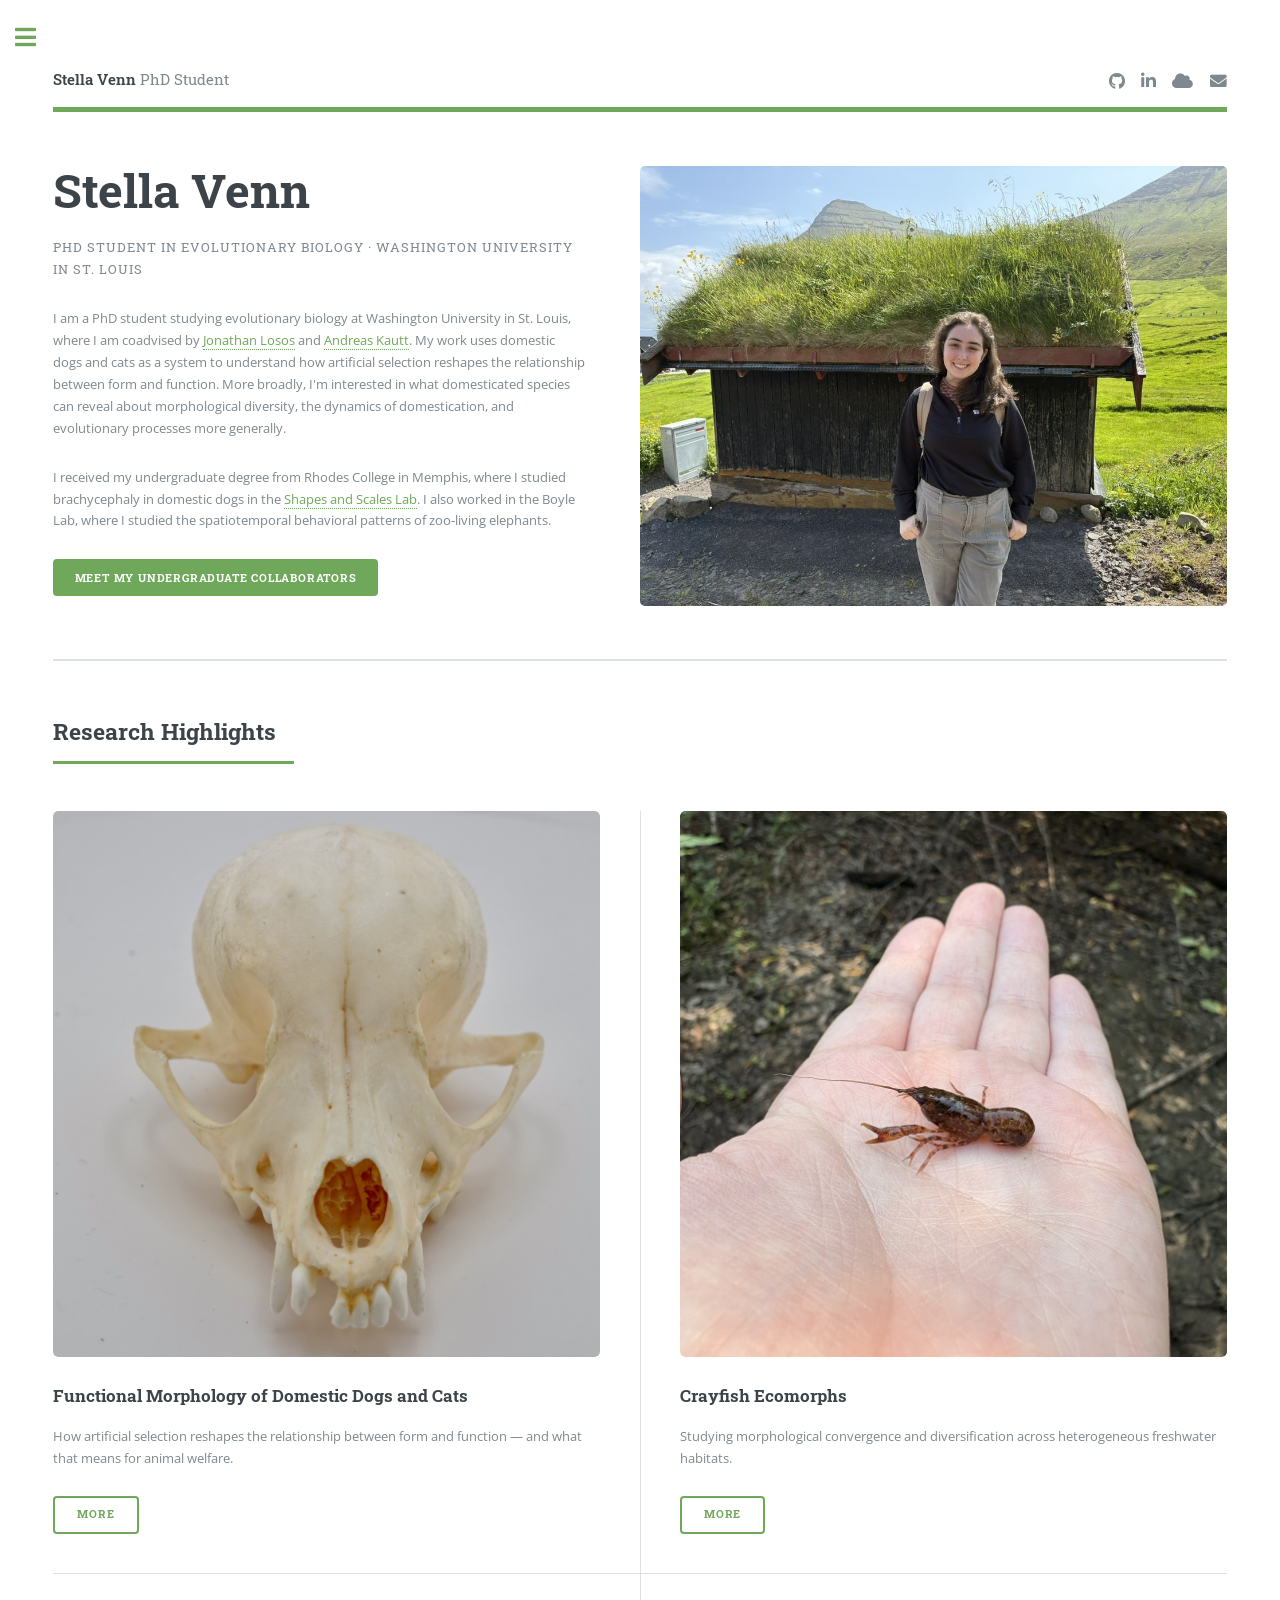
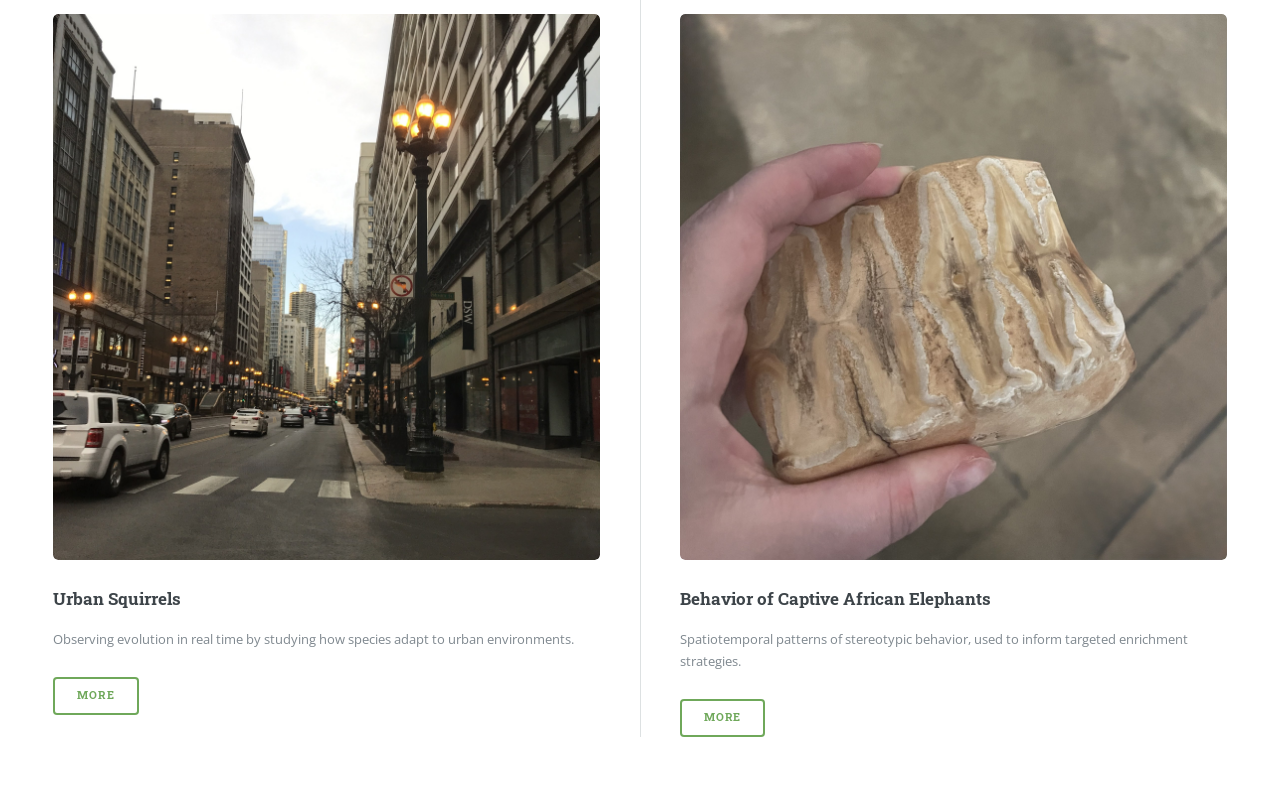
<file: index.html>
<!DOCTYPE HTML>
<!--
	Personal website of Stella Venn
	Design: Editorial by HTML5 UP (html5up.net | @ajlkn)
-->
<html lang="en">
	<head>
		<meta charset="utf-8" />
		<meta name="viewport" content="width=device-width, initial-scale=1, user-scalable=no" />
		<link rel="icon" type="image/png" href="assets/icons/favicon.png">
		<meta name="robots" content="noimageindex">

		<title>Stella Venn — Evolutionary Biologist</title>
		<meta name="description" content="Personal academic website of Stella Venn, PhD student in evolutionary biology at Washington University in St. Louis.">
		<link rel="canonical" href="https://stella-venn.github.io/">

		<meta property="og:title" content="Stella Venn — Evolutionary Biologist">
		<meta property="og:description" content="PhD Student in Evolutionary Biology.">
		<meta property="og:type" content="website">
		<meta property="og:url" content="https://stella-venn.github.io/">

		<script type="application/ld+json">
		{
			"@context": "https://schema.org",
			"@type": "Person",
			"name": "Stella Venn",
			"jobTitle": "PhD Student",
			"affiliation": {
				"@type": "CollegeOrUniversity",
				"name": "Washington University in St. Louis"
			},
			"url": "https://stella-venn.github.io/",
			"sameAs": [
				"https://orcid.org/0009-0009-3443-4919",
				"https://github.com/Stella-Venn",
				"https://bsky.app/profile/formallyfuctional.bsky.social"
			]
		}
		</script>

		<link rel="stylesheet" href="assets/css/main.css" />
		<link rel="stylesheet" href="assets/css/birb.css" />


		<!-- GoatCounter analytics -->
		<script data-goatcounter="https://funnyfuctional.goatcounter.com/count" async src="//gc.zgo.at/count.js"></script>
	</head>
	<body class="is-preload">

		<div id="wrapper">

			<div id="main">
				<div class="inner">

					<header id="header"></header>

					<!-- Banner -->
						<section id="banner">
							<div class="content">
								<header>
									<h1>Stella Venn</h1>
									<p>PhD Student in Evolutionary Biology &middot; Washington University in St. Louis</p>
								</header>
								<p>
									I am a PhD student studying evolutionary biology at Washington University
									in St. Louis, where I am coadvised by <a href="https://sites.wustl.edu/losos/" target="_blank" rel="noopener noreferrer">Jonathan Losos</a>
									and <a href="https://sites.wustl.edu/kauttlab/" target="_blank" rel="noopener noreferrer">Andreas Kautt</a>.
									My work uses domestic dogs and cats as a system to understand how artificial selection reshapes the
									relationship between form and function. More broadly, I'm interested in what domesticated species can
									reveal about morphological diversity, the dynamics of domestication, and evolutionary processes more generally.
								</p>
								<p>
									I received my undergraduate degree from Rhodes College in Memphis,
									where I studied brachycephaly in domestic dogs in the <a href="https://diamondkmg.github.io/" target="_blank" rel="noopener noreferrer">Shapes and Scales Lab</a>.
									I also worked in the Boyle Lab, where I studied the spatiotemporal behavioral patterns of zoo-living elephants.
								</p>
								<ul class="actions">
									<li><a href="pages/students.html" class="button primary" style="white-space: normal; height: auto; line-height: 1.5; padding: 1em 2em;">Meet my undergraduate collaborators</a></li>
								</ul>
							</div>
							<span class="image object">
								<img src="assets/images/site/Stella.jpeg" alt="Photo of Stella Venn" />
							</span>
						</section>

					<!-- Section -->
						<section>
							<header class="major">
								<h2>Research Highlights</h2>
							</header>
							<div class="posts">
								<article>
									<a href="pages/research.html" class="image"><img src="assets/images/site/PekSkull.JPG" alt="Dog skull" /></a>
									<h3>Functional Morphology of Domestic Dogs and Cats</h3>
									<p>How artificial selection reshapes the relationship between form and function
									 — and what that means for animal welfare.</p>
									<ul class="actions">
										<li><a href="pages/research.html" class="button">More</a></li>
									</ul>
								</article>
								<article>
									<a href="pages/research.html" class="image"><img src="assets/images/site/Crayfish.jpeg" alt="Crayfish" /></a>
									<h3>Crayfish Ecomorphs</h3>
									<p>Studying morphological convergence and diversification across
									 heterogeneous freshwater habitats.</p>
									<ul class="actions">
										<li><a href="pages/research.html" class="button">More</a></li>
									</ul>
								</article>
								<article>
									<a href="pages/research.html" class="image"><img src="assets/images/site/City.JPG" alt="City street" /></a>
									<h3>Urban Squirrels</h3>
									<p>Observing evolution in real time by studying how species adapt
									 to urban environments.</p>
									<ul class="actions">
										<li><a href="pages/research.html" class="button">More</a></li>
									</ul>
								</article>
								<article>
									<a href="pages/research.html" class="image"><img src="assets/images/site/Elepphant_tooth.jpeg" alt="Elephant tooth" /></a>
									<h3>Behavior of Captive African Elephants</h3>
									<p>Spatiotemporal patterns of stereotypic behavior, used to inform
									 targeted enrichment strategies.</p>
									<ul class="actions">
										<li><a href="pages/research.html" class="button">More</a></li>
									</ul>
								</article>
							</div>
						</section>

				</div>
			</div>

			<div id="sidebar"></div>

		</div>

		<script src="assets/js/jquery.min.js"></script>
		<script src="assets/js/browser.min.js"></script>
		<script src="assets/js/breakpoints.min.js"></script>
		<script src="assets/js/util.js"></script>
		<script src="config.js"></script>
		<script src="assets/js/site-nav.js"></script>
		<script src="assets/js/main.js"></script>
		<script src="assets/js/birb.js"></script>

	</body>
</html>
</file>
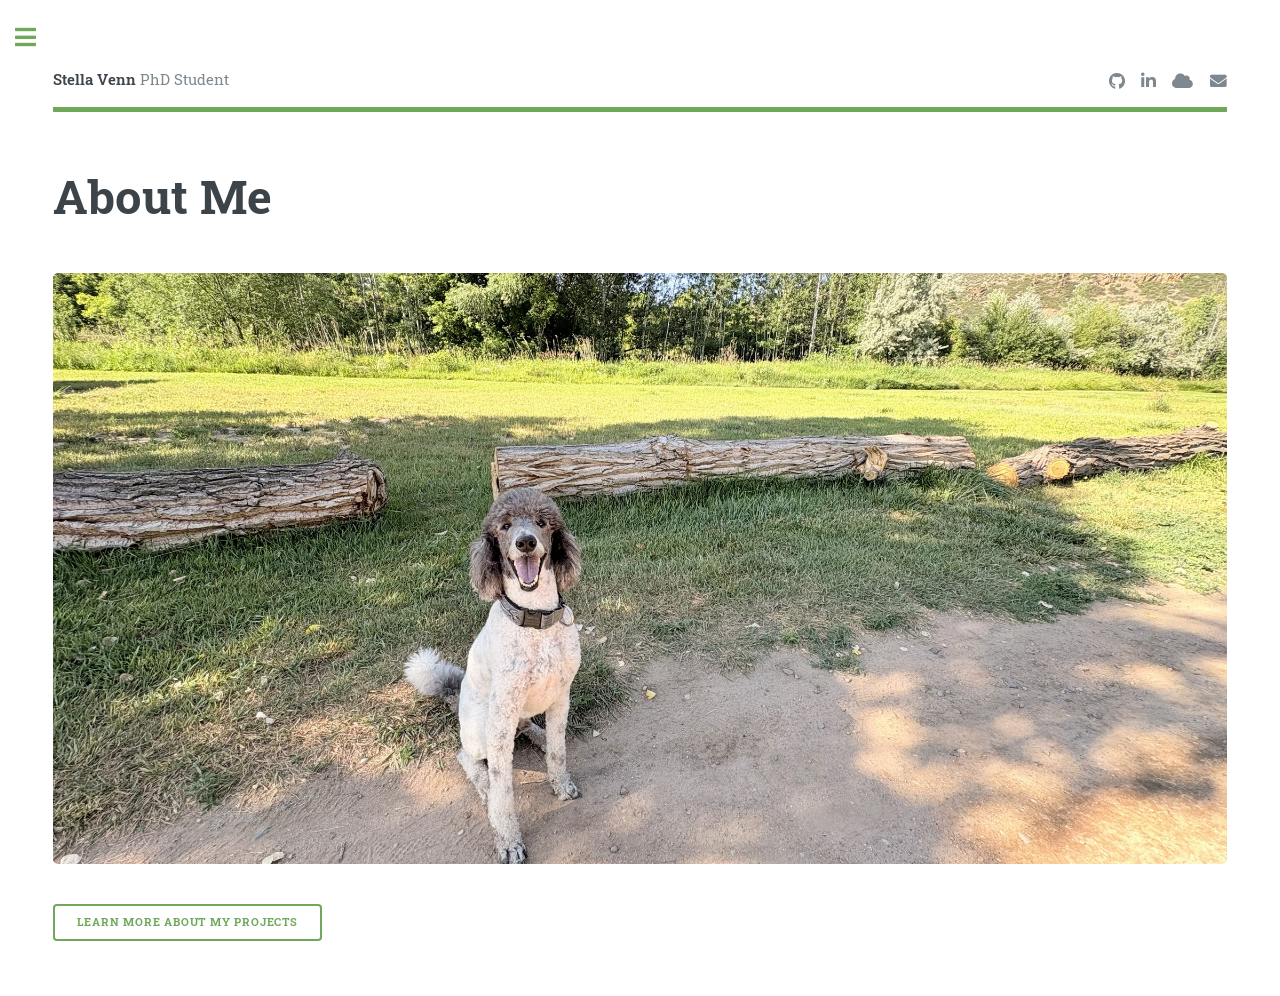
<file: pages/about.html>
<!DOCTYPE HTML>
<html lang="en">
	<head>
		<meta charset="utf-8" />
		<meta name="viewport" content="width=device-width, initial-scale=1, user-scalable=no" />
		<link rel="icon" type="image/png" href="../assets/icons/favicon.png">
		<meta name="robots" content="noimageindex">
		<title>About — Stella Venn</title>
		<meta name="description" content="About Stella Venn, PhD student in evolutionary biology.">
		<link rel="stylesheet" href="../assets/css/main.css" />
		<link rel="stylesheet" href="../assets/css/birb.css" />
		<script data-goatcounter="https://funnyfuctional.goatcounter.com/count" async src="//gc.zgo.at/count.js"></script>
	</head>
	<body class="is-preload">

		<div id="wrapper">

			<div id="main">
				<div class="inner">

					<header id="header"></header>

					<section>
						<header class="main">
							<h1>About Me</h1>
						</header>

						<span class="image main"><img src="../assets/images/site/Cooper_nature.jpeg" alt="Photo of Stella Venn" /></span>

						<ul class="actions">
							<li><a href="research.html" class="button">Learn More About My Projects</a></li>
						</ul>
					</section>

				</div>
			</div>

			<div id="sidebar"></div>

		</div>

		<script src="../assets/js/jquery.min.js"></script>
		<script src="../assets/js/browser.min.js"></script>
		<script src="../assets/js/breakpoints.min.js"></script>
		<script src="../assets/js/util.js"></script>
		<script src="../config.js"></script>
		<script src="../assets/js/site-nav.js"></script>
		<script src="../assets/js/main.js"></script>
		<script src="../assets/js/birb.js"></script>

	</body>
</html>
</file>
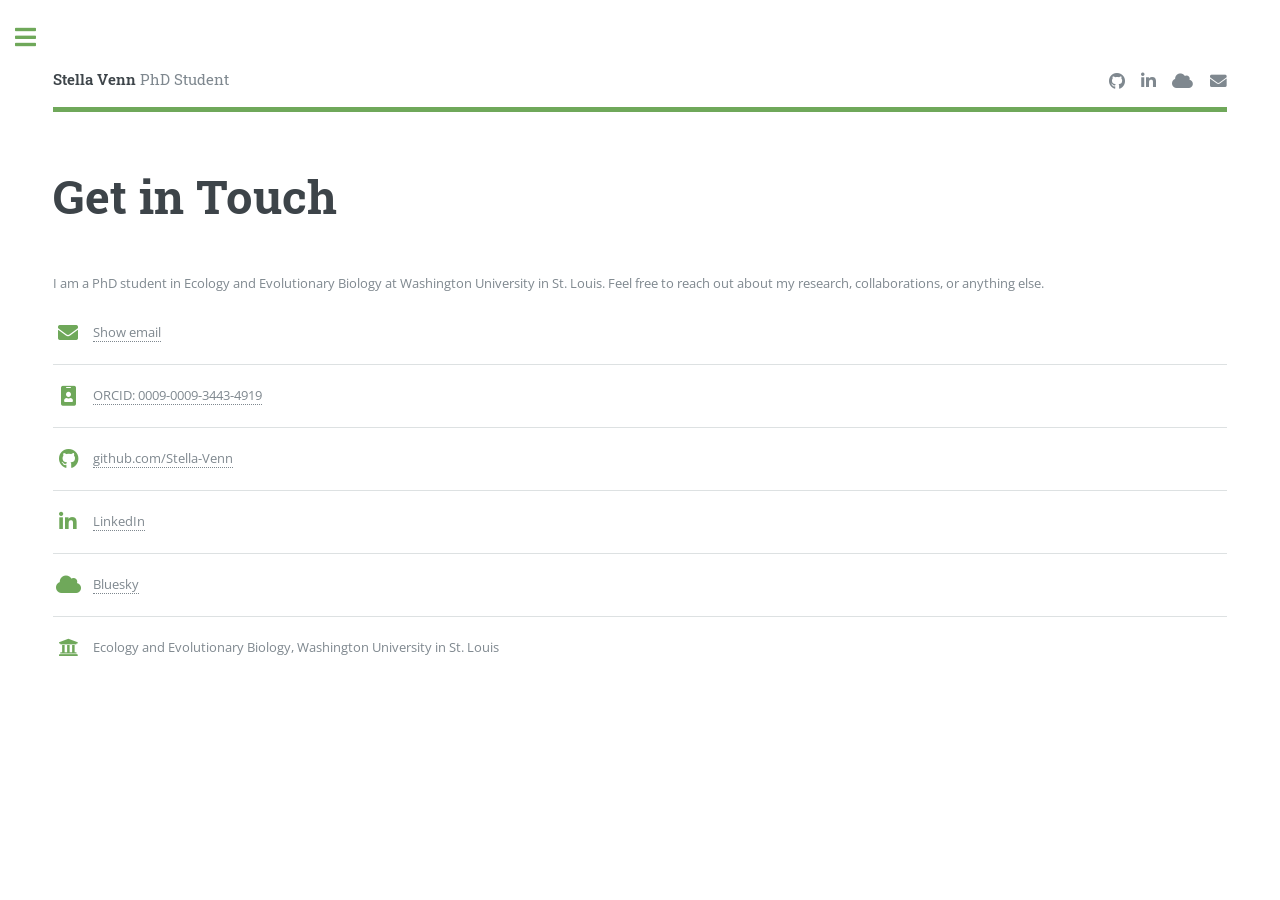
<file: pages/contact.html>
<!DOCTYPE HTML>
<html lang="en">
	<head>
		<meta charset="utf-8" />
		<meta name="viewport" content="width=device-width, initial-scale=1, user-scalable=no" />
		<link rel="icon" type="image/png" href="../assets/icons/favicon.png">
		<meta name="robots" content="noimageindex">
		<title>Contact — Stella Venn</title>
		<meta name="description" content="Contact Stella Venn.">
		<link rel="stylesheet" href="../assets/css/main.css" />
		<link rel="stylesheet" href="../assets/css/birb.css" />
		<script data-goatcounter="https://funnyfuctional.goatcounter.com/count" async src="//gc.zgo.at/count.js"></script>
	</head>
	<body class="is-preload">

		<div id="wrapper">

			<div id="main">
				<div class="inner">

					<header id="header"></header>

					<section>
						<header class="main">
							<h1>Get in Touch</h1>
						</header>

						<p>I am a PhD student in Ecology and Evolutionary Biology at Washington University in St. Louis.
						Feel free to reach out about my research, collaborations, or anything else.</p>

						<ul class="contact" id="contact-list">
							<li class="icon solid fa-envelope"><a href="#" data-email-reveal>Show email</a></li>
							<li class="icon solid fa-id-badge"><a href="https://orcid.org/0009-0009-3443-4919" target="_blank" rel="noopener noreferrer">ORCID: 0009-0009-3443-4919</a></li>
							<li class="icon brands fa-github"><a href="https://github.com/Stella-Venn" target="_blank" rel="noopener noreferrer">github.com/Stella-Venn</a></li>
							<li class="icon brands fa-linkedin-in"><a href="https://www.linkedin.com/in/stella-v-0333621b1/" target="_blank" rel="noopener noreferrer">LinkedIn</a></li>
							<li class="icon solid fa-cloud"><a href="https://bsky.app/profile/formallyfuctional.bsky.social" target="_blank" rel="noopener noreferrer">Bluesky</a></li>
							<li class="icon solid fa-university">Ecology and Evolutionary Biology, Washington University in St. Louis</li>
						</ul>
					</section>

				</div>
			</div>

			<div id="sidebar"></div>

		</div>

		<script src="../assets/js/jquery.min.js"></script>
		<script src="../assets/js/browser.min.js"></script>
		<script src="../assets/js/breakpoints.min.js"></script>
		<script src="../assets/js/util.js"></script>
		<script src="../config.js"></script>
		<script src="../assets/js/site-nav.js"></script>
		<script src="../assets/js/main.js"></script>
		<script src="../assets/js/birb.js"></script>

	</body>
</html>
</file>
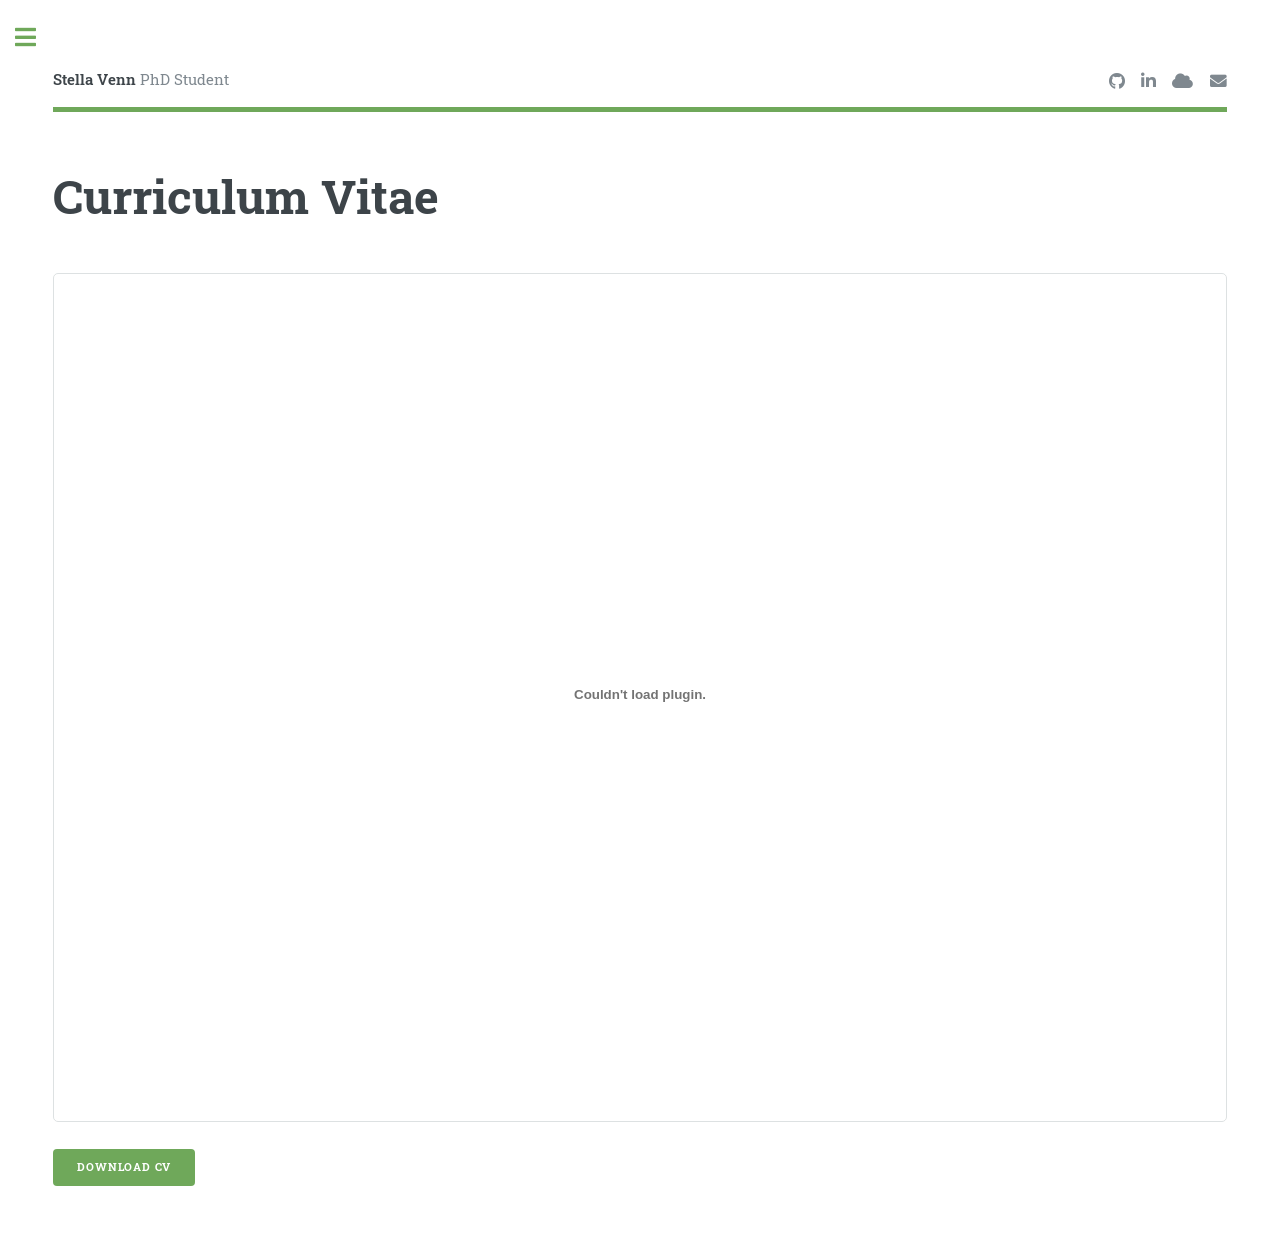
<file: pages/cv.html>
<!DOCTYPE HTML>
<html lang="en">
	<head>
		<meta charset="utf-8" />
		<meta name="viewport" content="width=device-width, initial-scale=1, user-scalable=no" />
		<link rel="icon" type="image/png" href="../assets/icons/favicon.png">
		<meta name="robots" content="noimageindex">
		<title>CV — Stella Venn</title>
		<meta name="description" content="Curriculum vitae of Stella Venn.">
		<link rel="stylesheet" href="../assets/css/main.css" />
		<link rel="stylesheet" href="../assets/css/birb.css" />
		<script data-goatcounter="https://funnyfuctional.goatcounter.com/count" async src="//gc.zgo.at/count.js"></script>
	</head>
	<body class="is-preload">

		<div id="wrapper">

			<div id="main">
				<div class="inner">

					<header id="header"></header>

					<section>
						<header class="main">
							<h1>Curriculum Vitae</h1>
						</header>

						<div class="box">
							<embed src="../assets/pdfs/cv.pdf" type="application/pdf" width="100%" height="800px" />
						</div>

						<ul class="actions">
							<li><a href="../assets/pdfs/cv.pdf" class="button primary" download>Download CV</a></li>
						</ul>
					</section>

				</div>
			</div>

			<div id="sidebar"></div>

		</div>

		<script src="../assets/js/jquery.min.js"></script>
		<script src="../assets/js/browser.min.js"></script>
		<script src="../assets/js/breakpoints.min.js"></script>
		<script src="../assets/js/util.js"></script>
		<script src="../config.js"></script>
		<script src="../assets/js/site-nav.js"></script>
		<script src="../assets/js/main.js"></script>
		<script src="../assets/js/birb.js"></script>

	</body>
</html>
</file>
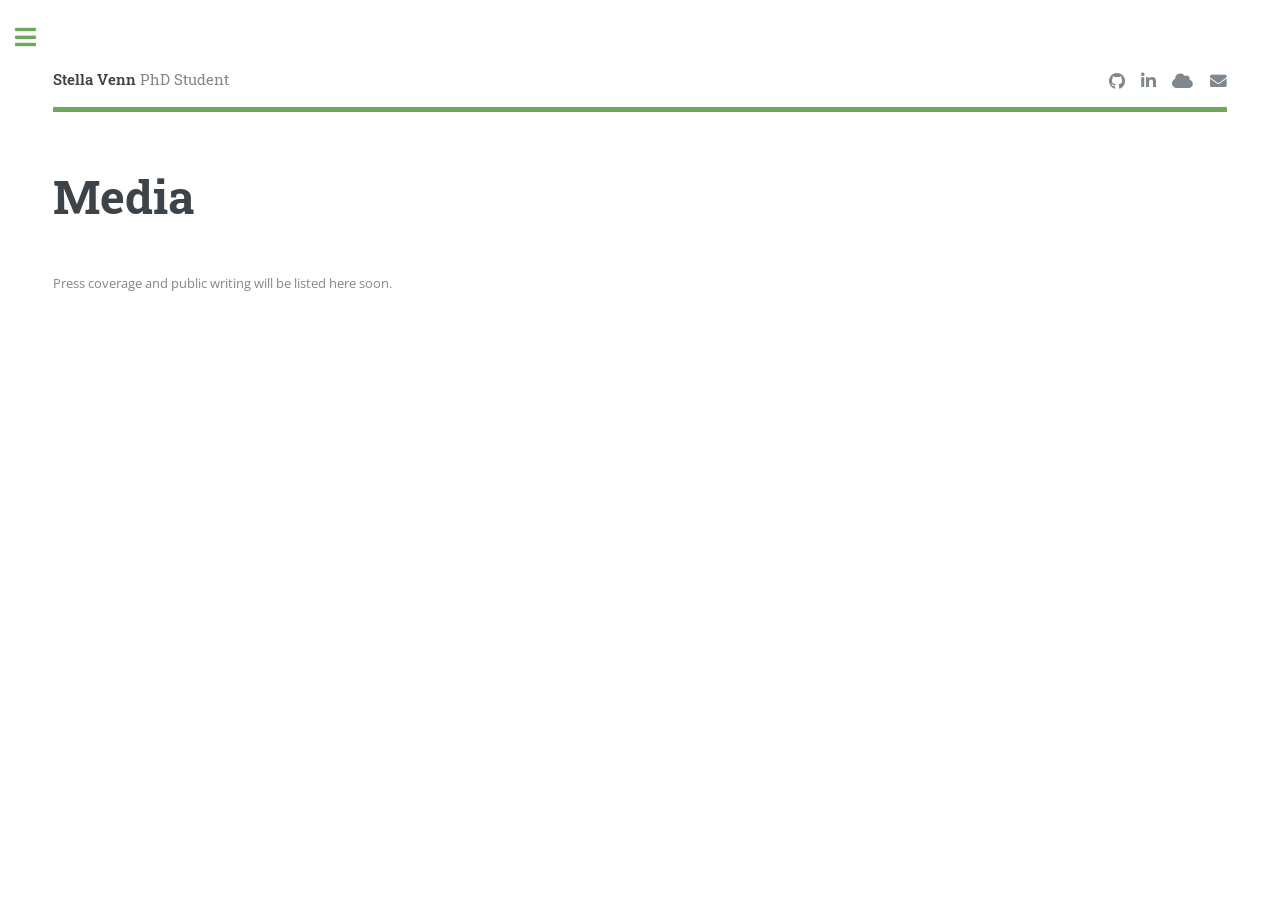
<file: pages/media.html>
<!DOCTYPE HTML>
<html lang="en">
	<head>
		<meta charset="utf-8" />
		<meta name="viewport" content="width=device-width, initial-scale=1, user-scalable=no" />
		<link rel="icon" type="image/png" href="../assets/icons/favicon.png">
		<meta name="robots" content="noimageindex">
		<title>Media — Stella Venn</title>
		<meta name="description" content="Media appearances and public writing by Stella Venn.">
		<link rel="stylesheet" href="../assets/css/main.css" />
		<link rel="stylesheet" href="../assets/css/birb.css" />
		<script data-goatcounter="https://funnyfuctional.goatcounter.com/count" async src="//gc.zgo.at/count.js"></script>
	</head>
	<body class="is-preload">

		<div id="wrapper">

			<div id="main">
				<div class="inner">

					<header id="header"></header>

					<section>
						<header class="main">
							<h1>Media</h1>
						</header>

						<!--
							No media appearances are live yet. Once there are entries,
							replace this paragraph with an <article> per item:
							<article>
								<h3>Title</h3>
								<p>Outlet &middot; Date</p>
								<p>Description. <a href="#">Read/listen</a></p>
							</article>
						-->
						<p>Press coverage and public writing will be listed here soon.</p>

					</section>

				</div>
			</div>

			<div id="sidebar"></div>

		</div>

		<script src="../assets/js/jquery.min.js"></script>
		<script src="../assets/js/browser.min.js"></script>
		<script src="../assets/js/breakpoints.min.js"></script>
		<script src="../assets/js/util.js"></script>
		<script src="../config.js"></script>
		<script src="../assets/js/site-nav.js"></script>
		<script src="../assets/js/main.js"></script>
		<script src="../assets/js/birb.js"></script>

	</body>
</html>
</file>
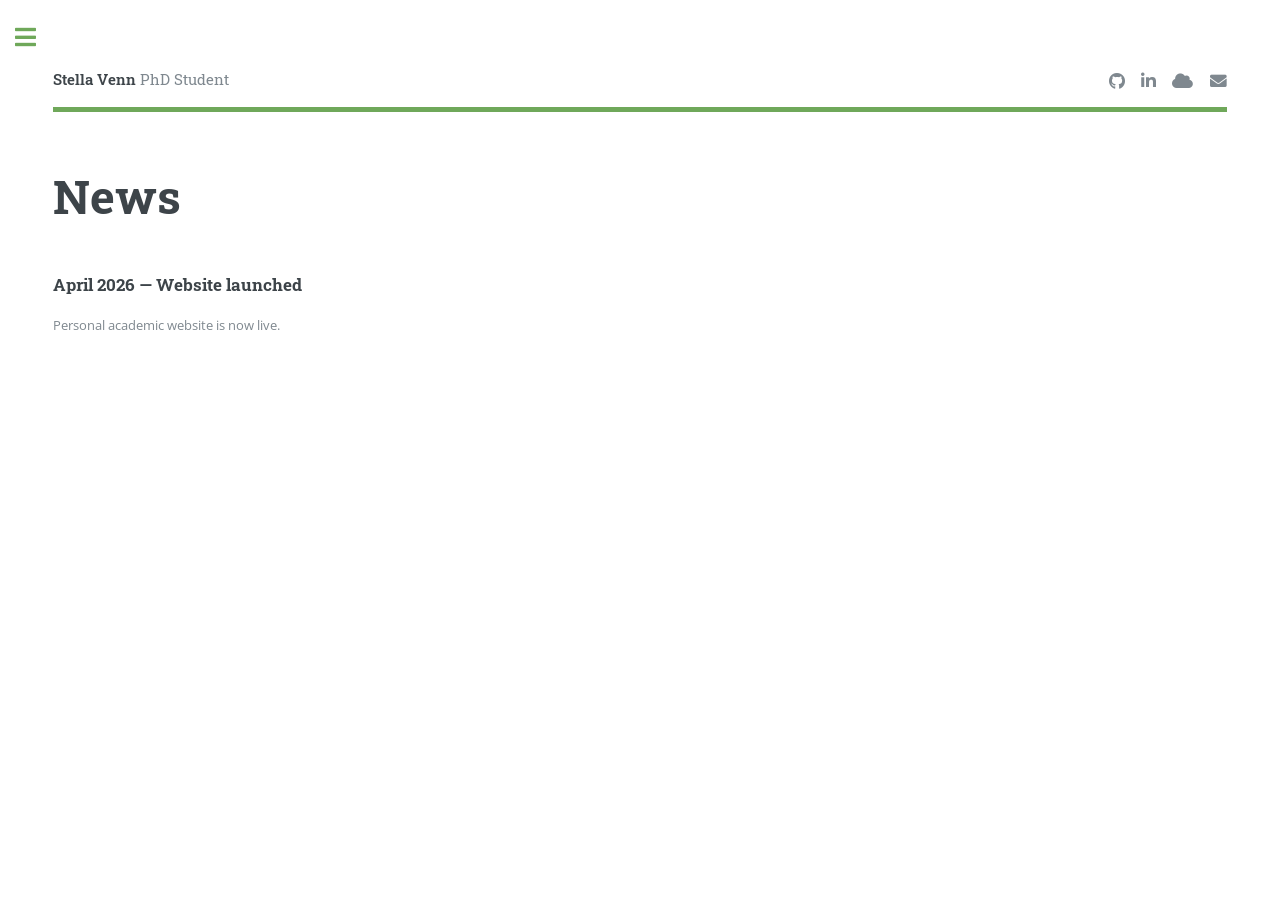
<file: pages/news.html>
<!DOCTYPE HTML>
<html lang="en">
	<head>
		<meta charset="utf-8" />
		<meta name="viewport" content="width=device-width, initial-scale=1, user-scalable=no" />
		<link rel="icon" type="image/png" href="../assets/icons/favicon.png">
		<meta name="robots" content="noimageindex">
		<title>News — Stella Venn</title>
		<meta name="description" content="News and updates from Stella Venn.">
		<link rel="stylesheet" href="../assets/css/main.css" />
		<link rel="stylesheet" href="../assets/css/birb.css" />
		<script data-goatcounter="https://funnyfuctional.goatcounter.com/count" async src="//gc.zgo.at/count.js"></script>
	</head>
	<body class="is-preload">

		<div id="wrapper">

			<div id="main">
				<div class="inner">

					<header id="header"></header>

					<section>
						<header class="main">
							<h1>News</h1>
						</header>

						<!-- Add new entries above this one, newest first -->
						<article>
							<h3>April 2026 &mdash; Website launched</h3>
							<p>Personal academic website is now live.</p>
						</article>

					</section>

				</div>
			</div>

			<div id="sidebar"></div>

		</div>

		<script src="../assets/js/jquery.min.js"></script>
		<script src="../assets/js/browser.min.js"></script>
		<script src="../assets/js/breakpoints.min.js"></script>
		<script src="../assets/js/util.js"></script>
		<script src="../config.js"></script>
		<script src="../assets/js/site-nav.js"></script>
		<script src="../assets/js/main.js"></script>
		<script src="../assets/js/birb.js"></script>

	</body>
</html>
</file>
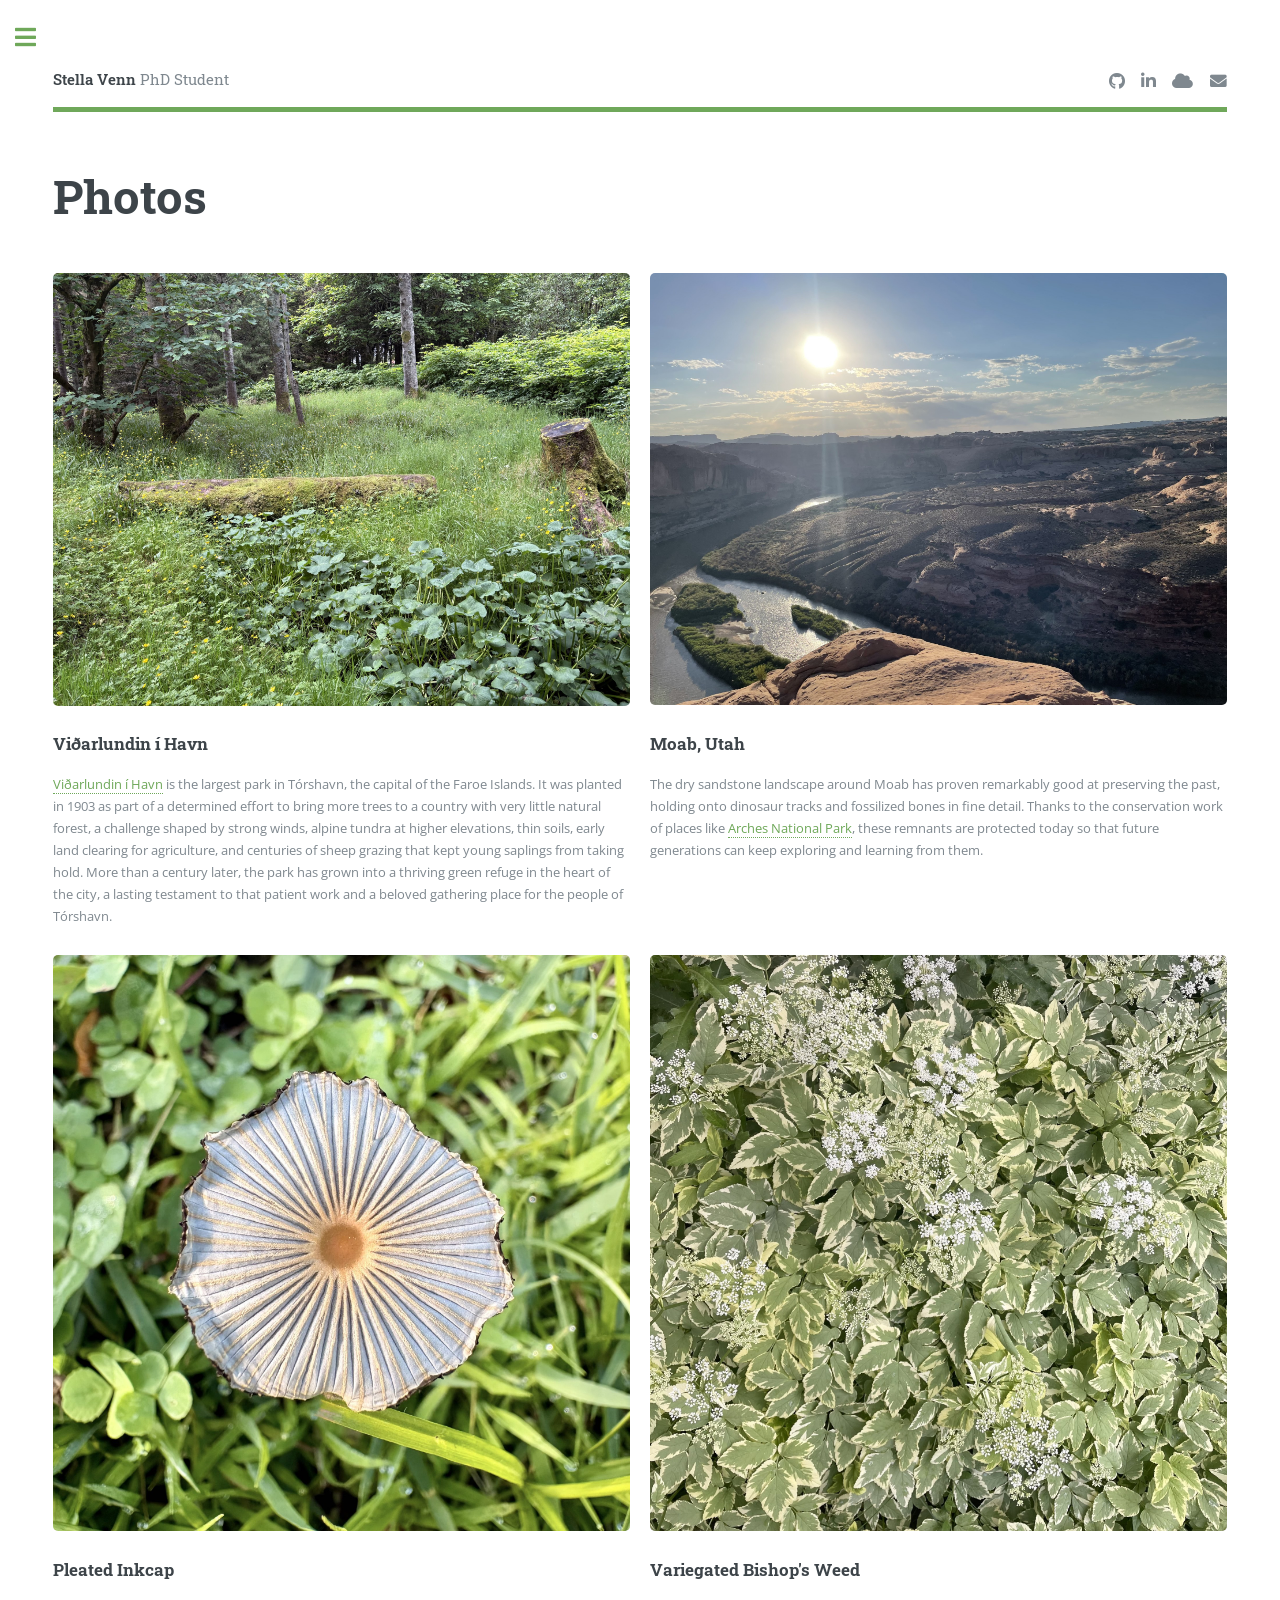
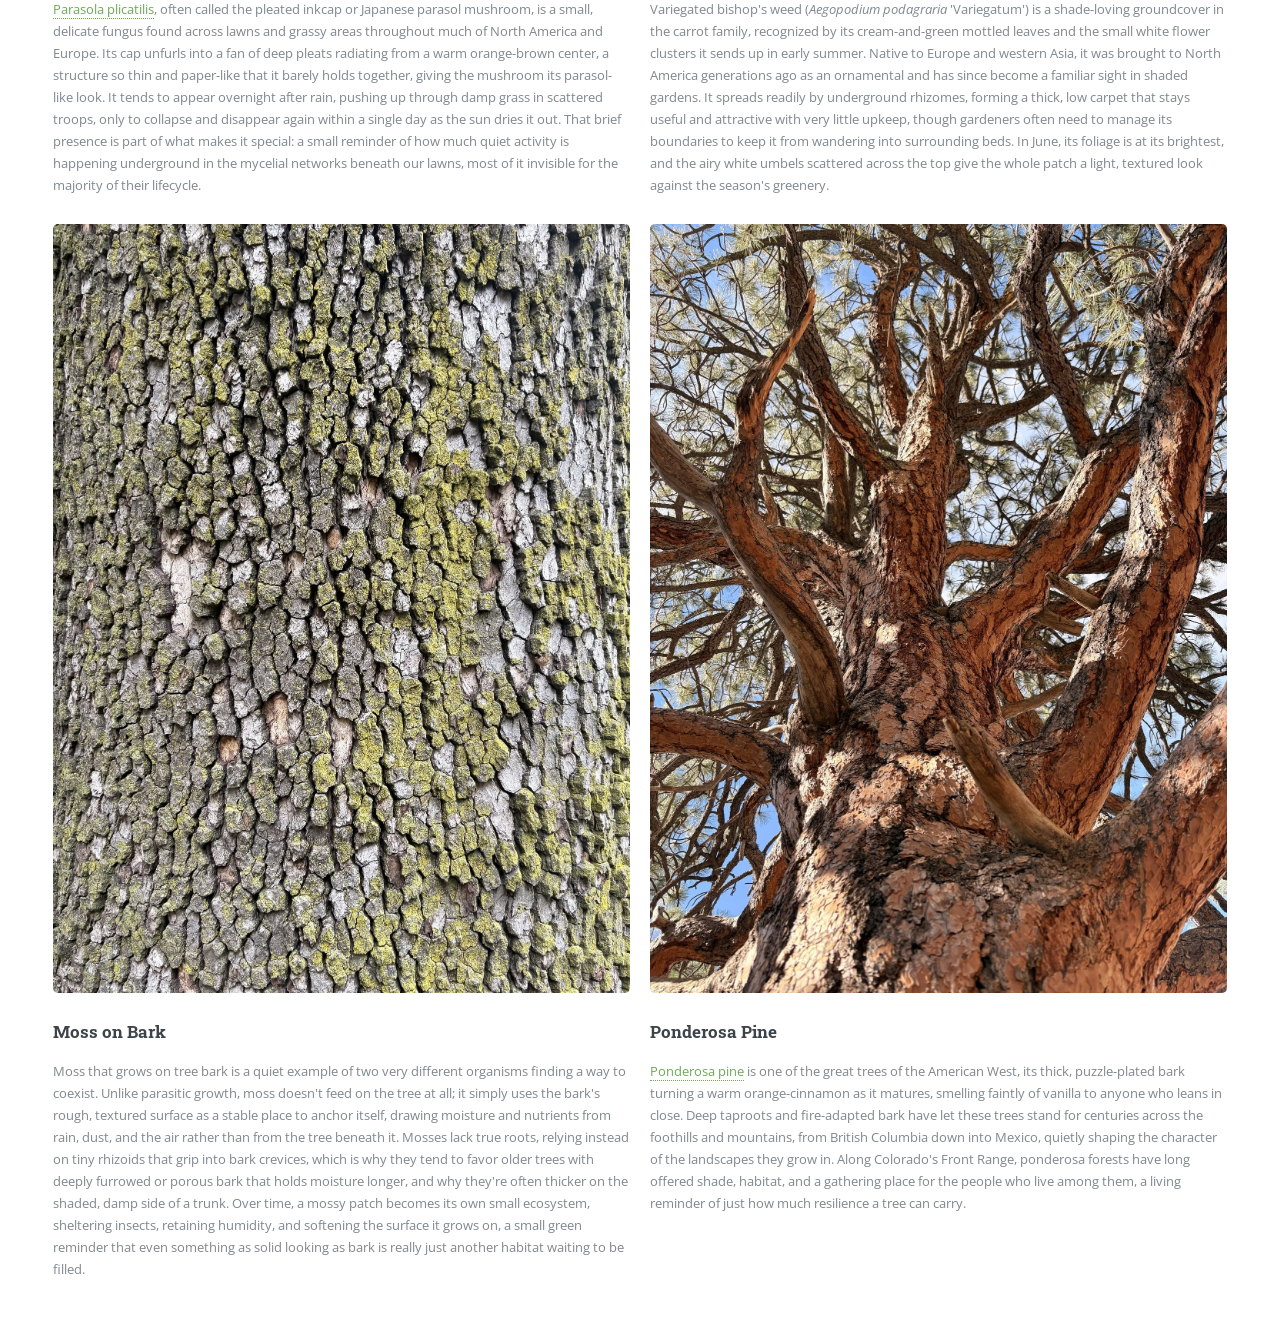
<file: pages/photos.html>
<!DOCTYPE HTML>
<html lang="en">
	<head>
		<meta charset="utf-8" />
		<meta name="viewport" content="width=device-width, initial-scale=1, user-scalable=no" />
		<link rel="icon" type="image/png" href="../assets/icons/favicon.png">
		<meta name="robots" content="noimageindex">
		<title>Photos — Stella Venn</title>
		<meta name="description" content="Field, lab, and personal photos by Stella Venn.">
		<link rel="stylesheet" href="../assets/css/main.css" />
		<link rel="stylesheet" href="../assets/css/birb.css" />
		<style>
			/* Force the tree and mushroom photos to the same physical size,
			   regardless of their source aspect ratio. */
			.gallery-thumb { display: block; aspect-ratio: 1 / 1; overflow: hidden; border-radius: 0.375em; margin: 0 0 2em 0; }
			.gallery-thumb img { width: 100%; height: 100%; object-fit: cover; }
			.gallery-thumb-tall { display: block; aspect-ratio: 3 / 4; overflow: hidden; border-radius: 0.375em; margin: 0 0 2em 0; }
			.gallery-thumb-tall img { width: 100%; height: 100%; object-fit: cover; }
		</style>
		<script data-goatcounter="https://funnyfuctional.goatcounter.com/count" async src="//gc.zgo.at/count.js"></script>
	</head>
	<body class="is-preload">

		<div id="wrapper">

			<div id="main">
				<div class="inner">

					<header id="header"></header>

					<section>
						<header class="main">
							<h1>Photos</h1>
						</header>

						<!--
							PHOTO GALLERY — add new photos by dropping a file in
							../assets/images/site/ and copying one of the grid
							items below (title + short blurb per photo).
						-->
						<div class="box alt">
							<div class="row gtr-uniform">

								<div class="col-6 col-12-small">
									<span class="image fit"><img src="../assets/images/site/Grass.jpeg" alt="Viðarlundin í Havn" /></span>
									<h3>Viðarlundin í Havn</h3>
									<p><a href="https://www.visittorshavn.fo/place/vidarlundin-the-park/" target="_blank" rel="noopener noreferrer">Viðarlundin í Havn</a> is the largest park in Tórshavn, the capital of the Faroe
									Islands. It was planted in 1903 as part of a determined effort to bring more
									trees to a country with very little natural forest, a challenge shaped by
									strong winds, alpine tundra at higher elevations, thin soils, early land
									clearing for agriculture, and centuries of sheep grazing that kept young
									saplings from taking hold. More than a century later, the park has grown into a
									thriving green refuge in the heart of the city, a lasting testament to that
									patient work and a beloved gathering place for the people of Tórshavn.</p>
								</div>
								<div class="col-6 col-12-small">
									<span class="image fit"><img src="../assets/images/site/Moab.jpeg" alt="Moab, Utah" /></span>
									<h3>Moab, Utah</h3>
									<p>The dry sandstone landscape around Moab has proven remarkably good at
									preserving the past, holding onto dinosaur tracks and fossilized bones in
									fine detail. Thanks to the conservation work of places like
									<a href="https://www.nps.gov/arch/index.htm" target="_blank" rel="noopener noreferrer">Arches National Park</a>,
									these remnants are protected today so that future generations can keep
									exploring and learning from them.</p>
								</div>

							</div>
						</div>

						<div class="box alt">
							<div class="row gtr-uniform">

								<div class="col-6 col-12-small">
									<span class="gallery-thumb"><img src="../assets/images/site/Mushroom.jpeg" alt="Pleated inkcap mushroom" /></span>
									<h3>Pleated Inkcap</h3>
									<p><a href="https://en.wikipedia.org/wiki/Parasola_plicatilis" target="_blank" rel="noopener noreferrer">Parasola plicatilis</a>,
									often called the pleated inkcap or Japanese parasol mushroom, is a small,
									delicate fungus found across lawns and grassy areas throughout much of North
									America and Europe. Its cap unfurls into a fan of deep pleats radiating from a
									warm orange-brown center, a structure so thin and paper-like that it barely
									holds together, giving the mushroom its parasol-like look. It tends to appear
									overnight after rain, pushing up through damp grass in scattered troops, only
									to collapse and disappear again within a single day as the sun dries it out.
									That brief presence is part of what makes it special: a small reminder of how
									much quiet activity is happening underground in the mycelial networks beneath
									our lawns, most of it invisible for the majority of their lifecycle.</p>
								</div>
								<div class="col-6 col-12-small">
									<span class="gallery-thumb"><img src="../assets/images/site/Flowers.jpeg" alt="Variegated bishop's weed" /></span>
									<h3>Variegated Bishop's Weed</h3>
									<p>Variegated bishop's weed (<em>Aegopodium podagraria</em> 'Variegatum') is a
									shade-loving groundcover in the carrot family, recognized by its cream-and-green
									mottled leaves and the small white flower clusters it sends up in early summer.
									Native to Europe and western Asia, it was brought to North America generations
									ago as an ornamental and has since become a familiar sight in shaded gardens.
									It spreads readily by underground rhizomes, forming a thick, low carpet that
									stays useful and attractive with very little upkeep, though gardeners often
									need to manage its boundaries to keep it from wandering into surrounding beds.
									In June, its foliage is at its brightest, and the airy white umbels scattered
									across the top give the whole patch a light, textured look against the season's
									greenery.</p>
								</div>

							</div>
						</div>

						<div class="box alt">
							<div class="row gtr-uniform">

								<div class="col-6 col-12-small">
									<span class="gallery-thumb-tall"><img src="../assets/images/site/Bark.jpeg" alt="Moss growing on tree bark" /></span>
									<h3>Moss on Bark</h3>
									<p>Moss that grows on tree bark is a quiet example of two very different
									organisms finding a way to coexist. Unlike parasitic growth, moss doesn't feed
									on the tree at all; it simply uses the bark's rough, textured surface as a
									stable place to anchor itself, drawing moisture and nutrients from rain, dust,
									and the air rather than from the tree beneath it. Mosses lack true roots,
									relying instead on tiny rhizoids that grip into bark crevices, which is why
									they tend to favor older trees with deeply furrowed or porous bark that holds
									moisture longer, and why they're often thicker on the shaded, damp side of a
									trunk. Over time, a mossy patch becomes its own small ecosystem, sheltering
									insects, retaining humidity, and softening the surface it grows on, a small
									green reminder that even something as solid looking as bark is really just
									another habitat waiting to be filled.</p>
								</div>
								<div class="col-6 col-12-small">
									<span class="gallery-thumb-tall"><img src="../assets/images/site/Tree.jpeg" alt="Ponderosa pine" /></span>
									<h3>Ponderosa Pine</h3>
									<p><a href="https://www.fws.gov/story/2024-05/know-your-trees-ponderosa-pine" target="_blank" rel="noopener noreferrer">Ponderosa pine</a> is
									one of the great trees of the American West, its thick, puzzle-plated bark
									turning a warm orange-cinnamon as it matures, smelling faintly of vanilla to
									anyone who leans in close. Deep taproots and fire-adapted bark have let these
									trees stand for centuries across the foothills and mountains, from British
									Columbia down into Mexico, quietly shaping the character of the landscapes they
									grow in. Along Colorado's Front Range, ponderosa forests have long offered
									shade, habitat, and a gathering place for the people who live among them, a
									living reminder of just how much resilience a tree can carry.</p>
								</div>

							</div>
						</div>

					</section>

				</div>
			</div>

			<div id="sidebar"></div>

		</div>

		<script src="../assets/js/jquery.min.js"></script>
		<script src="../assets/js/browser.min.js"></script>
		<script src="../assets/js/breakpoints.min.js"></script>
		<script src="../assets/js/util.js"></script>
		<script src="../config.js"></script>
		<script src="../assets/js/site-nav.js"></script>
		<script src="../assets/js/main.js"></script>
		<script src="../assets/js/birb.js"></script>

	</body>
</html>
</file>
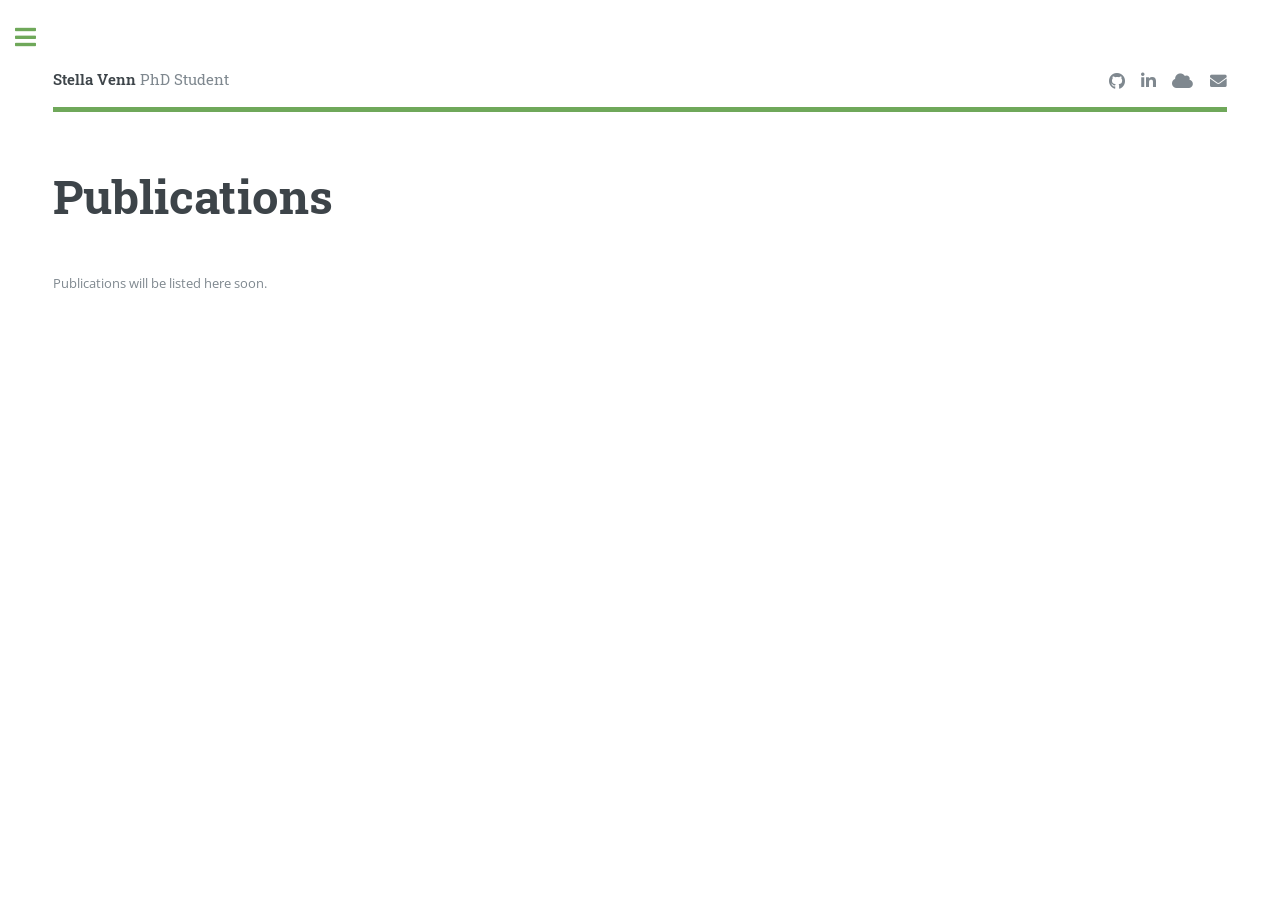
<file: pages/publications.html>
<!DOCTYPE HTML>
<html lang="en">
	<head>
		<meta charset="utf-8" />
		<meta name="viewport" content="width=device-width, initial-scale=1, user-scalable=no" />
		<link rel="icon" type="image/png" href="../assets/icons/favicon.png">
		<meta name="robots" content="noimageindex">
		<title>Publications — Stella Venn</title>
		<meta name="description" content="Publications by Stella Venn.">
		<link rel="stylesheet" href="../assets/css/main.css" />
		<link rel="stylesheet" href="../assets/css/birb.css" />
		<script data-goatcounter="https://funnyfuctional.goatcounter.com/count" async src="//gc.zgo.at/count.js"></script>
	</head>
	<body class="is-preload">

		<div id="wrapper">

			<div id="main">
				<div class="inner">

					<header id="header"></header>

					<section>
						<header class="main">
							<h1>Publications</h1>
						</header>

						<!--
							No publications are live yet. Once there are entries, replace
							this paragraph with a table like the one commented out below
							(one row per publication), or a list of articles per entry.
						-->
						<p>Publications will be listed here soon.</p>

						<!--
						<div class="table-wrapper">
							<table class="alt">
								<thead>
									<tr>
										<th>Year</th>
										<th>Citation</th>
									</tr>
								</thead>
								<tbody>
									<tr>
										<td>2026</td>
										<td>Venn, S. et al. Title of paper. <em>Journal Name</em>.</td>
									</tr>
								</tbody>
							</table>
						</div>
						-->
					</section>

				</div>
			</div>

			<div id="sidebar"></div>

		</div>

		<script src="../assets/js/jquery.min.js"></script>
		<script src="../assets/js/browser.min.js"></script>
		<script src="../assets/js/breakpoints.min.js"></script>
		<script src="../assets/js/util.js"></script>
		<script src="../config.js"></script>
		<script src="../assets/js/site-nav.js"></script>
		<script src="../assets/js/main.js"></script>
		<script src="../assets/js/birb.js"></script>

	</body>
</html>
</file>
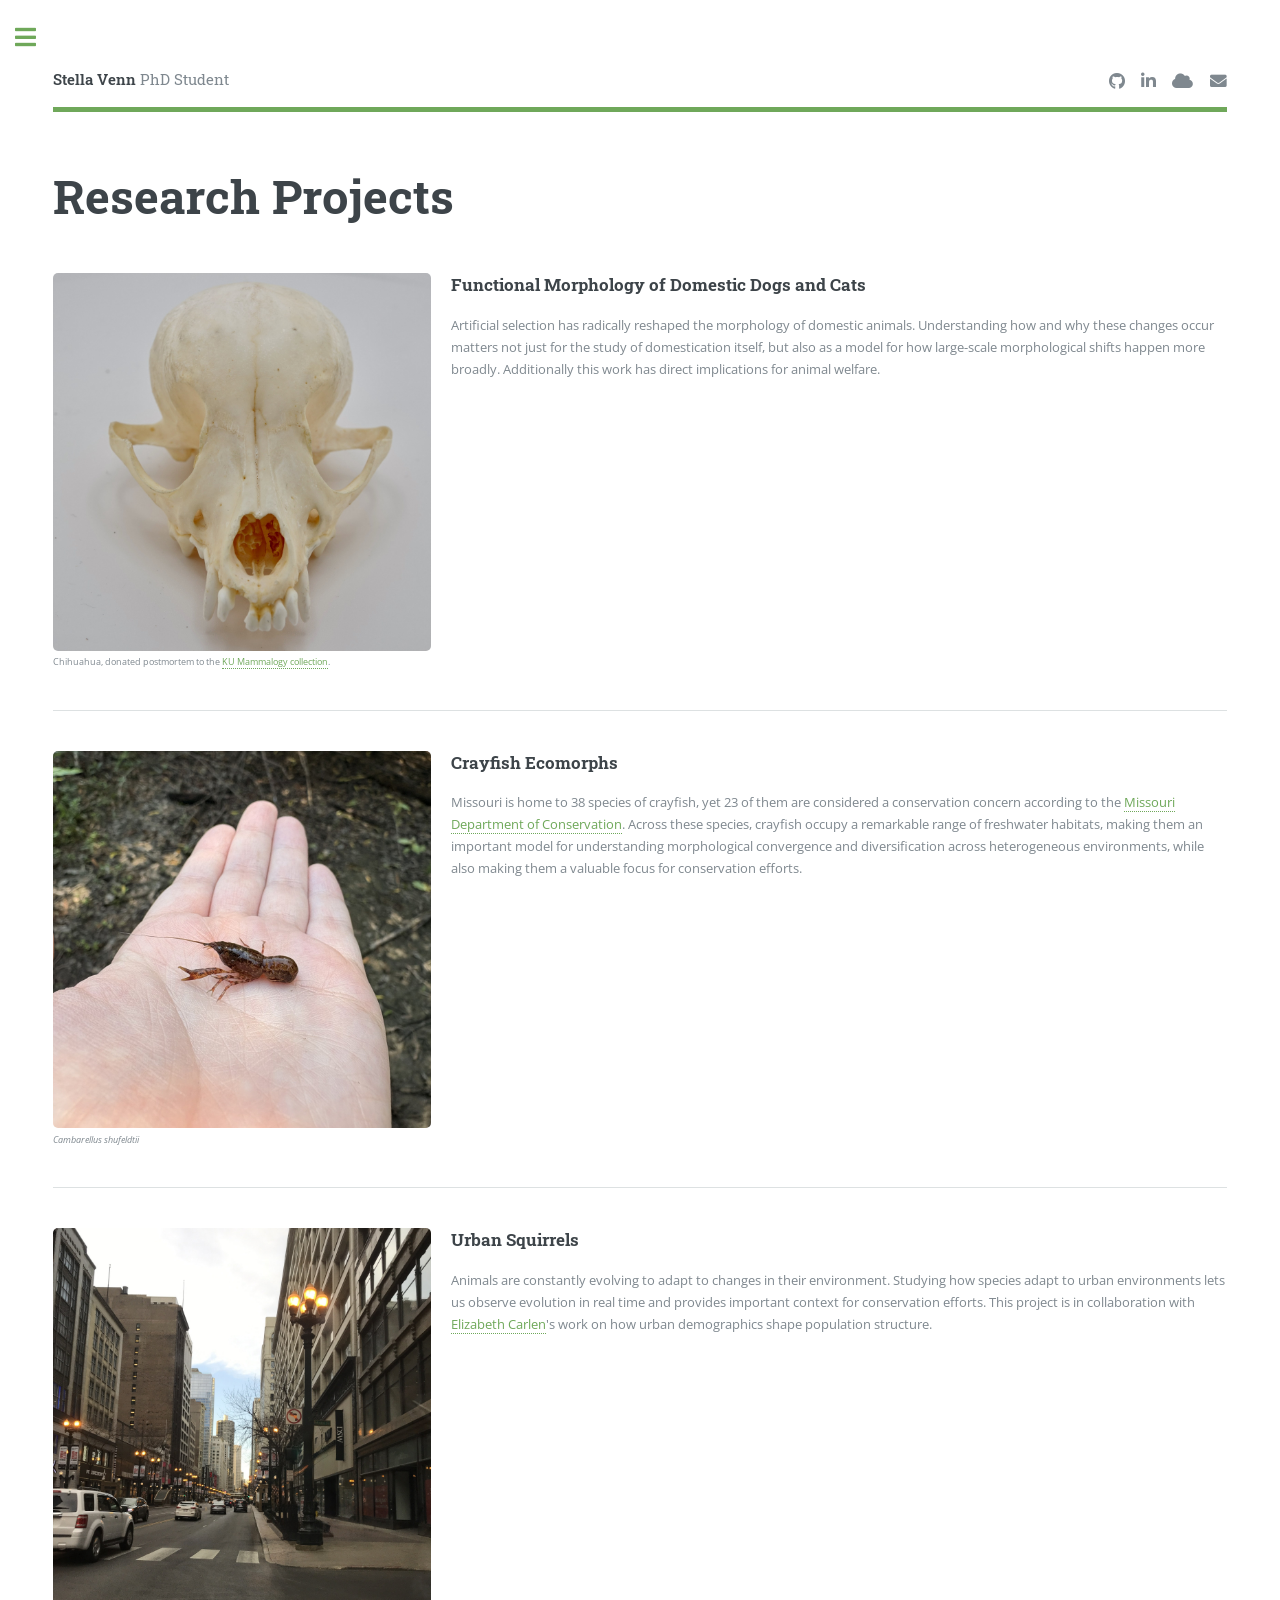
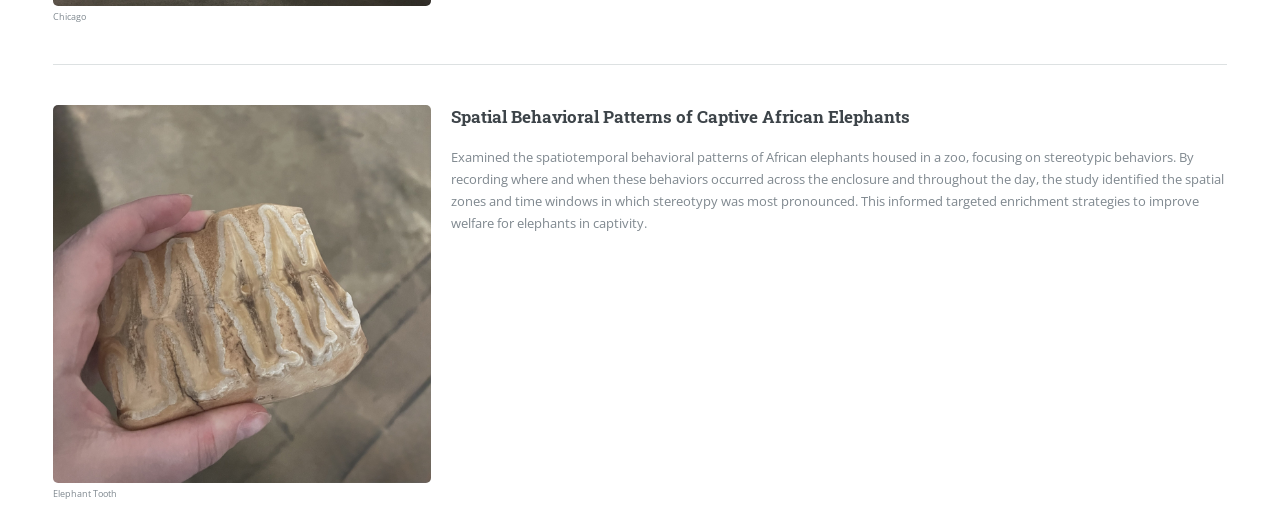
<file: pages/research.html>
<!DOCTYPE HTML>
<html lang="en">
	<head>
		<meta charset="utf-8" />
		<meta name="viewport" content="width=device-width, initial-scale=1, user-scalable=no" />
		<link rel="icon" type="image/png" href="../assets/icons/favicon.png">
		<meta name="robots" content="noimageindex">
		<title>Research Projects — Stella Venn</title>
		<meta name="description" content="Research program and projects by Stella Venn.">
		<link rel="stylesheet" href="../assets/css/main.css" />
		<link rel="stylesheet" href="../assets/css/birb.css" />
		<style>
			/* Force every project photo to the same physical size, regardless
			   of its source aspect ratio, so the rows line up evenly. */
			.research-thumb { display: block; aspect-ratio: 1 / 1; overflow: hidden; border-radius: 0.375em; }
			.research-thumb img { width: 100%; height: 100%; object-fit: cover; }
			.research-thumb-caption { display: block; font-size: 0.65em; color: #7f888f; margin-top: 0.5em; }
		</style>
		<script data-goatcounter="https://funnyfuctional.goatcounter.com/count" async src="//gc.zgo.at/count.js"></script>
	</head>
	<body class="is-preload">

		<div id="wrapper">

			<div id="main">
				<div class="inner">

					<header id="header"></header>

					<section>
						<header class="main">
							<h1>Research Projects</h1>
						</header>

						<div class="row">
							<div class="col-4 col-12-small">
								<span class="research-thumb"><img src="../assets/images/site/PekSkull.JPG" alt="Picture of a dog skull" /></span>
								<span class="research-thumb-caption">Chihuahua, donated postmortem to the
								<a href="https://biodiversity.ku.edu/mammalogy/collections" target="_blank" rel="noopener noreferrer">KU Mammalogy collection</a>.</span>
							</div>
							<div class="col-8 col-12-small">
								<h3>Functional Morphology of Domestic Dogs and Cats</h3>
								<p>Artificial selection has radically reshaped the morphology of domestic animals.
								Understanding how and why these changes occur matters not just for the study of
								domestication itself, but also as a model for how large-scale morphological shifts
								happen more broadly. Additionally this work has direct implications for animal welfare.</p>
							</div>
						</div>

						<hr class="major" />

						<div class="row">
							<div class="col-4 col-12-small">
								<span class="research-thumb"><img src="../assets/images/site/Crayfish.jpeg" alt="Picture of a crayfish" /></span>
								<span class="research-thumb-caption"><em>Cambarellus shufeldtii</em></span>
							</div>
							<div class="col-8 col-12-small">
								<h3>Crayfish Ecomorphs</h3>
								<p>Missouri is home to 38 species of crayfish, yet 23 of them are considered a
								conservation concern according to the
								<a href="https://mdc.mo.gov/discover-nature/field-guide/crayfishes" target="_blank" rel="noopener noreferrer">Missouri Department of Conservation</a>.
								Across these species, crayfish occupy a remarkable range of freshwater habitats,
								making them an important model for understanding morphological convergence and
								diversification across heterogeneous environments, while also making them a
								valuable focus for conservation efforts.</p>
							</div>
						</div>

						<hr class="major" />

						<div class="row">
							<div class="col-4 col-12-small">
								<span class="research-thumb"><img src="../assets/images/site/City.JPG" alt="Picture of a city" /></span>
								<span class="research-thumb-caption">Chicago</span>
							</div>
							<div class="col-8 col-12-small">
								<h3>Urban Squirrels</h3>
								<p>Animals are constantly evolving to adapt to changes in their environment. Studying
								how species adapt to urban environments lets us observe evolution in real time and
								provides important context for conservation efforts. This project is in collaboration
								with <a href="https://www.elizabethcarlen.com/" target="_blank" rel="noopener noreferrer">Elizabeth Carlen</a>'s
								work on how urban demographics shape population structure.</p>
							</div>
						</div>

						<hr class="major" />

						<div class="row">
							<div class="col-4 col-12-small">
								<span class="research-thumb"><img src="../assets/images/site/Elepphant_tooth.jpeg" alt="Elephant tooth" /></span>
								<span class="research-thumb-caption">Elephant Tooth</span>
							</div>
							<div class="col-8 col-12-small">
								<h3>Spatial Behavioral Patterns of Captive African Elephants</h3>
								<p>Examined the spatiotemporal behavioral patterns of African elephants housed in a
								zoo, focusing on stereotypic behaviors. By recording where and when these behaviors
								occurred across the enclosure and throughout the day, the study identified the
								spatial zones and time windows in which stereotypy was most pronounced. This
								informed targeted enrichment strategies to improve welfare for elephants in
								captivity.</p>
							</div>
						</div>

					</section>

				</div>
			</div>

			<div id="sidebar"></div>

		</div>

		<script src="../assets/js/jquery.min.js"></script>
		<script src="../assets/js/browser.min.js"></script>
		<script src="../assets/js/breakpoints.min.js"></script>
		<script src="../assets/js/util.js"></script>
		<script src="../config.js"></script>
		<script src="../assets/js/site-nav.js"></script>
		<script src="../assets/js/main.js"></script>
		<script src="../assets/js/birb.js"></script>

	</body>
</html>
</file>
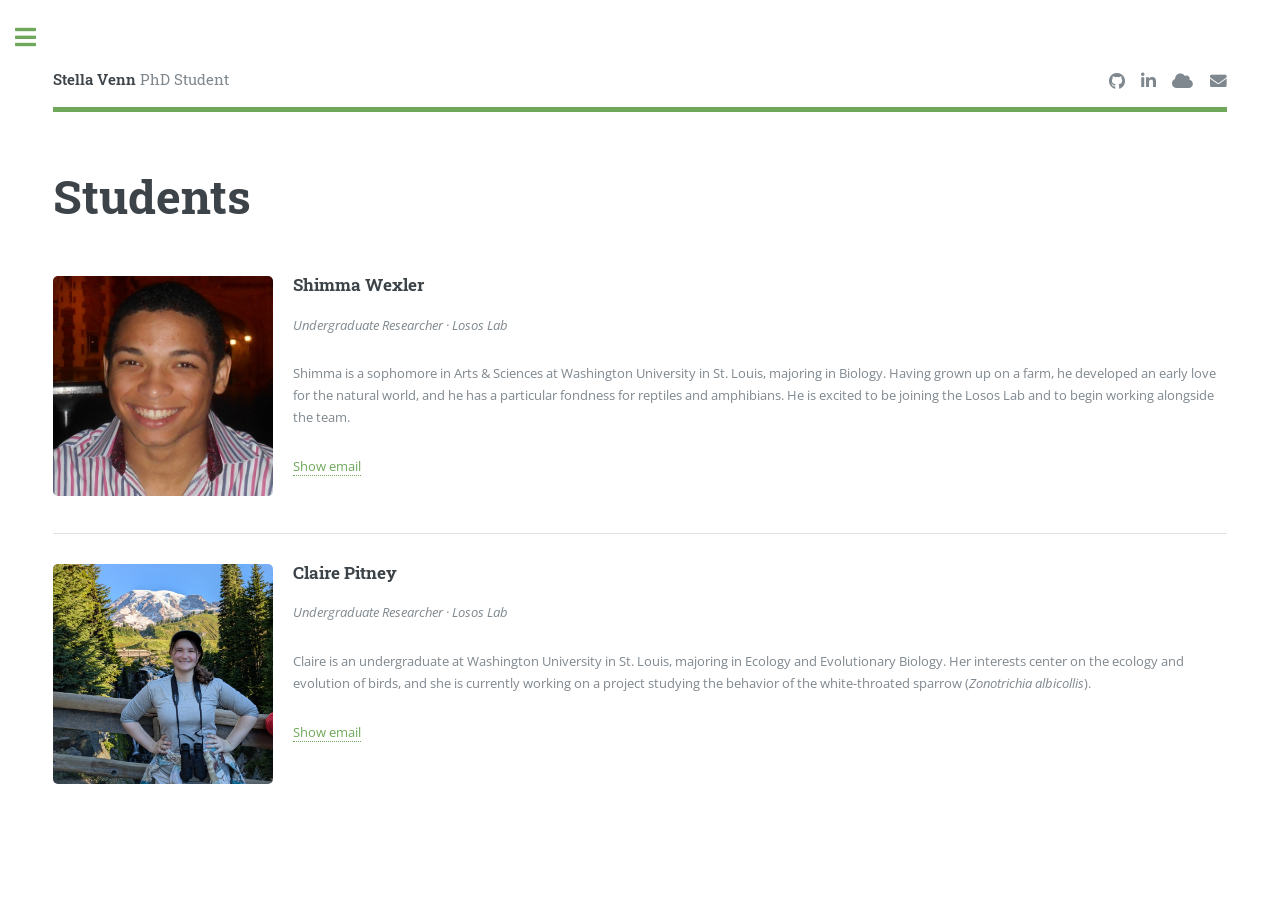
<file: pages/students.html>
<!DOCTYPE HTML>
<html lang="en">
	<head>
		<meta charset="utf-8" />
		<meta name="viewport" content="width=device-width, initial-scale=1, user-scalable=no" />
		<link rel="icon" type="image/png" href="../assets/icons/favicon.png">
		<meta name="robots" content="noimageindex">
		<title>Students — Stella Venn</title>
		<meta name="description" content="Students working with Stella Venn in the Losos Lab at Washington University in St. Louis.">
		<link rel="stylesheet" href="../assets/css/main.css" />
		<link rel="stylesheet" href="../assets/css/birb.css" />
		<script data-goatcounter="https://funnyfuctional.goatcounter.com/count" async src="//gc.zgo.at/count.js"></script>
	</head>
	<body class="is-preload">

		<div id="wrapper">

			<div id="main">
				<div class="inner">

					<header id="header"></header>

					<section>
						<header class="main">
							<h1>Students</h1>
						</header>

						<!-- Add one <article> per student, following the pattern below. -->
						<article style="overflow: hidden;">
							<span class="image left" style="max-width: 240px;"><img src="../assets/Students/Shimma.jpg" alt="Portrait of Shimma Wexler" style="aspect-ratio: 1 / 1; object-fit: cover; object-position: center top;" /></span>
							<h3>Shimma Wexler</h3>
							<p><em>Undergraduate Researcher &middot; Losos Lab</em></p>
							<p>Shimma is a sophomore in Arts &amp; Sciences at Washington University in St. Louis, majoring in Biology.
							Having grown up on a farm, he developed an early love for the natural world, and he has a particular
							fondness for reptiles and amphibians. He is excited to be joining the Losos Lab and to begin working
							alongside the team.</p>
							<p><a href="#" data-email-reveal="c2hpbW1hQHd1c3RsLmVkdQ==">Show email</a></p>
						</article>

						<hr />

						<article style="overflow: hidden;">
							<span class="image left" style="max-width: 240px;"><img src="../assets/Students/Claure.jpg" alt="Portrait of Claire Pitney" style="aspect-ratio: 1 / 1; object-fit: cover; object-position: center 75%;" /></span>
							<h3>Claire Pitney</h3>
							<p><em>Undergraduate Researcher &middot; Losos Lab</em></p>
							<p>Claire is an undergraduate at Washington University in St. Louis, majoring in Ecology and Evolutionary
							Biology. Her interests center on the ecology and evolution of birds, and she is currently working on a
							project studying the behavior of the white-throated sparrow (<em>Zonotrichia albicollis</em>).</p>
							<p><a href="#" data-email-reveal="Yy5lLnBpdG5leUB3dXN0bC5lZHU=">Show email</a></p>
						</article>

					</section>

				</div>
			</div>

			<div id="sidebar"></div>

		</div>

		<script src="../assets/js/jquery.min.js"></script>
		<script src="../assets/js/browser.min.js"></script>
		<script src="../assets/js/breakpoints.min.js"></script>
		<script src="../assets/js/util.js"></script>
		<script src="../config.js"></script>
		<script src="../assets/js/site-nav.js"></script>
		<script src="../assets/js/main.js"></script>
		<script src="../assets/js/birb.js"></script>

	</body>
</html>
</file>
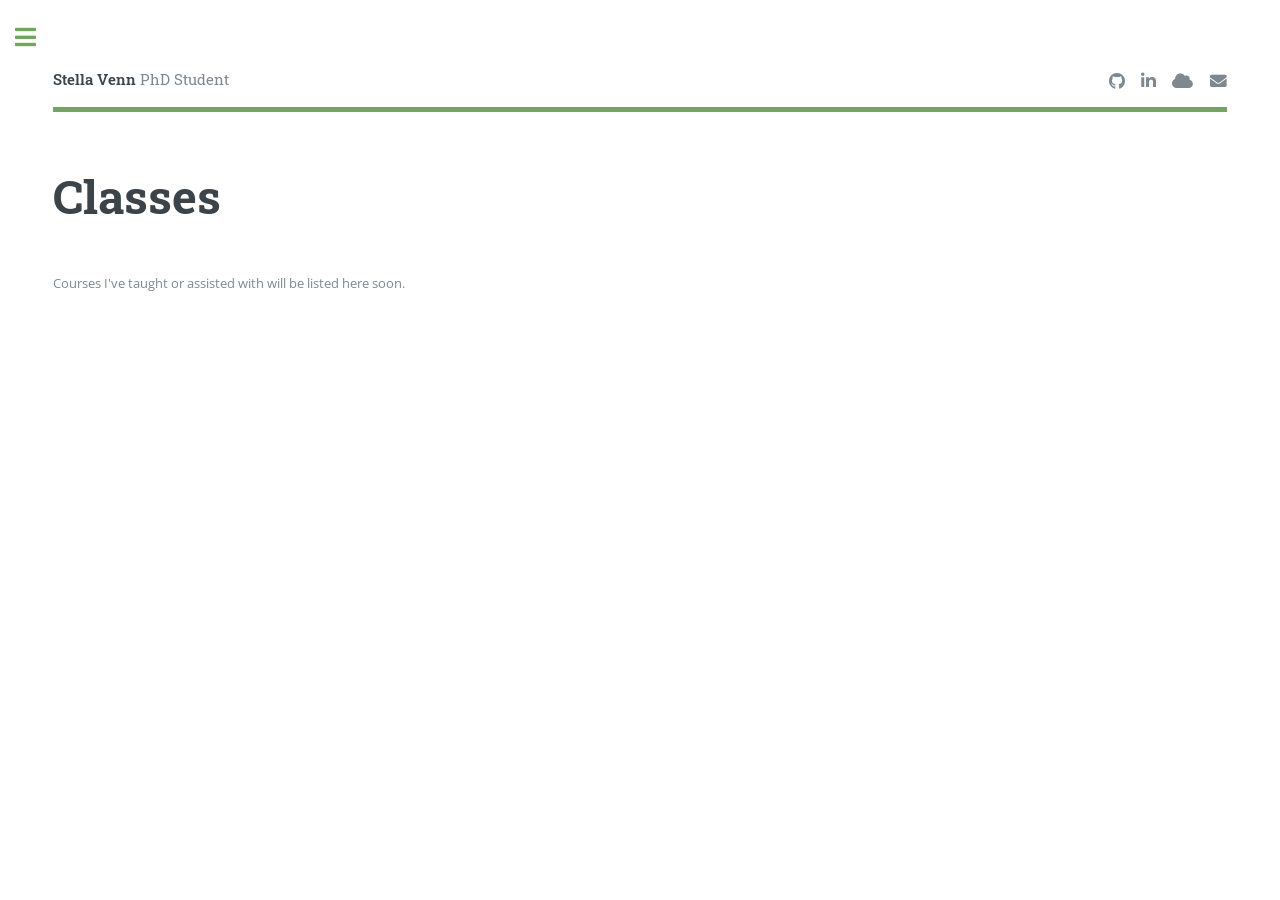
<file: pages/teaching-classes.html>
<!DOCTYPE HTML>
<html lang="en">
	<head>
		<meta charset="utf-8" />
		<meta name="viewport" content="width=device-width, initial-scale=1, user-scalable=no" />
		<link rel="icon" type="image/png" href="../assets/icons/favicon.png">
		<meta name="robots" content="noimageindex">
		<title>Classes — Stella Venn</title>
		<meta name="description" content="Courses taught by Stella Venn.">
		<link rel="stylesheet" href="../assets/css/main.css" />
		<link rel="stylesheet" href="../assets/css/birb.css" />
		<script data-goatcounter="https://funnyfuctional.goatcounter.com/count" async src="//gc.zgo.at/count.js"></script>
	</head>
	<body class="is-preload">

		<div id="wrapper">

			<div id="main">
				<div class="inner">

					<header id="header"></header>

					<section>
						<header class="main">
							<h1>Classes</h1>
						</header>

						<!--
							No courses are listed yet. Once there are courses to list,
							replace this paragraph with an <article> per course:
							<article>
								<h3>Course Name (CODE)</h3>
								<p>Role &middot; Institution &middot; Term</p>
								<p>Description.</p>
							</article>
						-->
						<p>Courses I've taught or assisted with will be listed here soon.</p>

					</section>

				</div>
			</div>

			<div id="sidebar"></div>

		</div>

		<script src="../assets/js/jquery.min.js"></script>
		<script src="../assets/js/browser.min.js"></script>
		<script src="../assets/js/breakpoints.min.js"></script>
		<script src="../assets/js/util.js"></script>
		<script src="../config.js"></script>
		<script src="../assets/js/site-nav.js"></script>
		<script src="../assets/js/main.js"></script>
		<script src="../assets/js/birb.js"></script>

	</body>
</html>
</file>
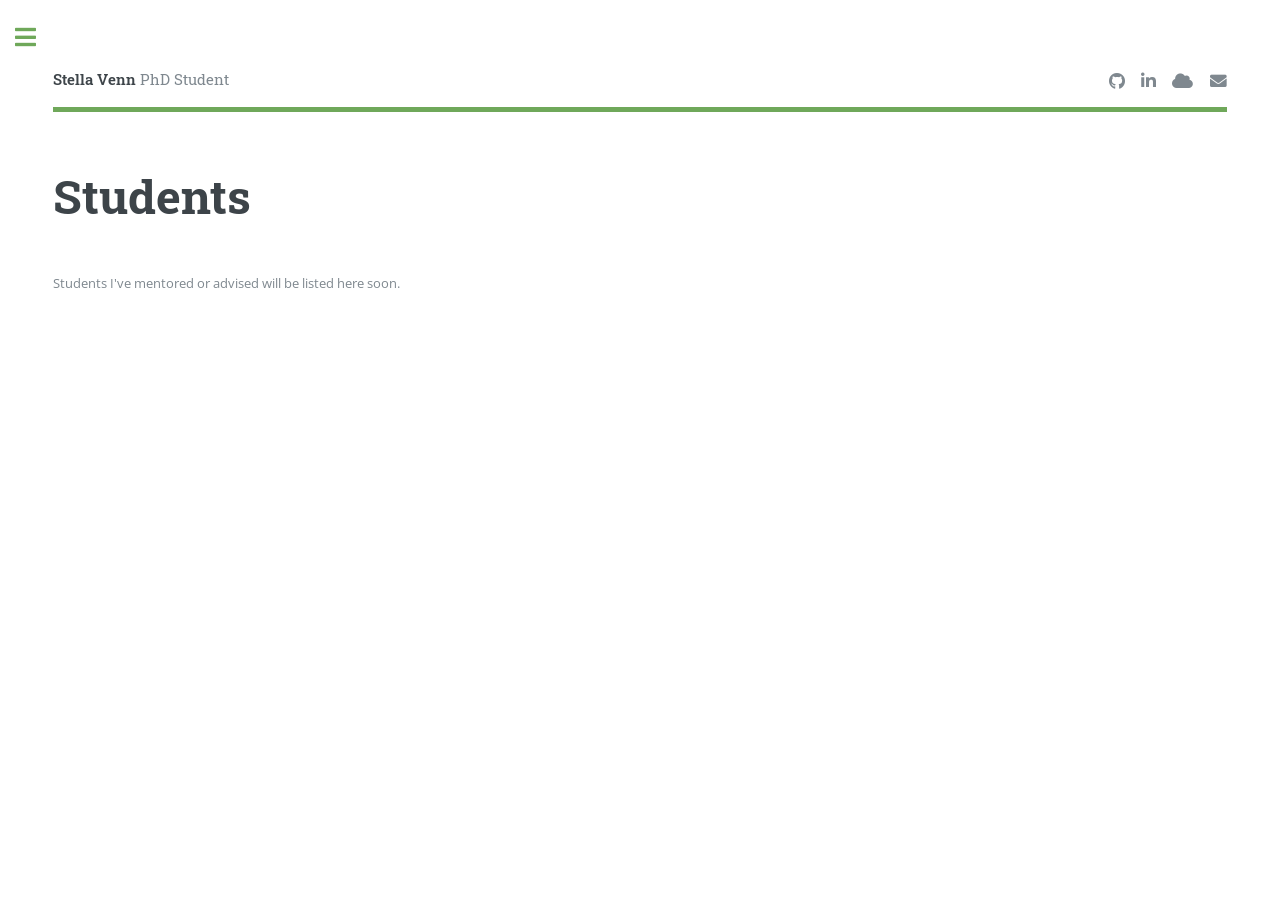
<file: pages/teaching-students.html>
<!DOCTYPE HTML>
<html lang="en">
	<head>
		<meta charset="utf-8" />
		<meta name="viewport" content="width=device-width, initial-scale=1, user-scalable=no" />
		<link rel="icon" type="image/png" href="../assets/icons/favicon.png">
		<meta name="robots" content="noimageindex">
		<title>Students — Stella Venn</title>
		<meta name="description" content="Students mentored by Stella Venn.">
		<link rel="stylesheet" href="../assets/css/main.css" />
		<link rel="stylesheet" href="../assets/css/birb.css" />
		<script data-goatcounter="https://funnyfuctional.goatcounter.com/count" async src="//gc.zgo.at/count.js"></script>
	</head>
	<body class="is-preload">

		<div id="wrapper">

			<div id="main">
				<div class="inner">

					<header id="header"></header>

					<section>
						<header class="main">
							<h1>Students</h1>
						</header>

						<!--
							No mentees are listed yet. Once there are students to list,
							replace this paragraph with an <article> per student:
							<article>
								<h3>Student Name</h3>
								<p>Role (e.g. undergraduate researcher) &middot; Years</p>
								<p>What they worked on.</p>
							</article>
						-->
						<p>Students I've mentored or advised will be listed here soon.</p>

					</section>

				</div>
			</div>

			<div id="sidebar"></div>

		</div>

		<script src="../assets/js/jquery.min.js"></script>
		<script src="../assets/js/browser.min.js"></script>
		<script src="../assets/js/breakpoints.min.js"></script>
		<script src="../assets/js/util.js"></script>
		<script src="../config.js"></script>
		<script src="../assets/js/site-nav.js"></script>
		<script src="../assets/js/main.js"></script>
		<script src="../assets/js/birb.js"></script>

	</body>
</html>
</file>
<file: assets/css/birb.css>
/* Riddle modal for the bird easter egg (birb.js). Colors match the
   Editorial template's palette (assets/sass/libs/_vars.scss) by hand,
   since this file isn't run through the sass build. */

.birb-modal {
	position: fixed;
	inset: 0;
	z-index: 10001;
	display: flex;
	align-items: center;
	justify-content: center;
}

.birb-modal__backdrop {
	position: absolute;
	inset: 0;
	background: rgba(61, 68, 73, 0.6);
}

.birb-modal__dialog {
	position: relative;
	background: #ffffff;
	border-radius: 0.375em;
	box-shadow: 0 0 5em 0 rgba(0, 0, 0, 0.25);
	max-width: 28em;
	width: calc(100% - 3em);
	padding: 2.5em;
	text-align: center;
}

.birb-modal__close {
	position: absolute;
	top: 0.75em;
	right: 0.75em;
	background: none;
	border: none;
	color: #7f888f;
	font-size: 1.5em;
	line-height: 1;
	cursor: pointer;
	padding: 0.25em;
}

.birb-modal__close:hover {
	color: #3d4449;
}

.birb-modal__title {
	margin-bottom: 0.5em;
}

.birb-modal__riddle {
	color: #3d4449;
	font-style: italic;
	margin-bottom: 1.5em;
}

.birb-modal__form {
	display: flex;
	flex-direction: column;
	gap: 1em;
	align-items: center;
}

.birb-modal__input {
	width: 100%;
}

.birb-modal__feedback {
	margin-top: 1em;
	color: #f56a6a;
	font-size: 0.9em;
}
</file>
<file: assets/css/main.css>
@import'fontawesome-all.min.css';@import"https://fonts.googleapis.com/css?family=Open+Sans:400,600,400italic,600italic|Roboto+Slab:400,700";html,body,div,span,applet,object,iframe,h1,h2,h3,h4,h5,h6,p,blockquote,pre,a,abbr,acronym,address,big,cite,code,del,dfn,em,img,ins,kbd,q,s,samp,small,strike,strong,sub,sup,tt,var,b,u,i,center,dl,dt,dd,ol,ul,li,fieldset,form,label,legend,table,caption,tbody,tfoot,thead,tr,th,td,article,aside,canvas,details,embed,figure,figcaption,footer,header,hgroup,menu,nav,output,ruby,section,summary,time,mark,audio,video{margin:0;padding:0;border:0;font-size:100%;font:inherit;vertical-align:baseline}article,aside,details,figcaption,figure,footer,header,hgroup,menu,nav,section{display:block}body{line-height:1}ol,ul{list-style:none}blockquote,q{quotes:none}blockquote:before,blockquote:after,q:before,q:after{content:"";content:none}table{border-collapse:collapse;border-spacing:0}body{-webkit-text-size-adjust:none}mark{background-color:rgba(0,0,0,0);color:inherit}input::-moz-focus-inner{border:0;padding:0}input,select,textarea{-moz-appearance:none;-webkit-appearance:none;-ms-appearance:none;appearance:none}@-ms-viewport{width:device-width}body{-ms-overflow-style:scrollbar}@media screen and (max-width: 480px){html,body{min-width:320px}}html{box-sizing:border-box}*,*:before,*:after{box-sizing:inherit}body{background:#fff}body.is-preload *,body.is-preload *:before,body.is-preload *:after,body.is-resizing *,body.is-resizing *:before,body.is-resizing *:after{-moz-animation:none !important;-webkit-animation:none !important;-ms-animation:none !important;animation:none !important;-moz-transition:none !important;-webkit-transition:none !important;-ms-transition:none !important;transition:none !important}body,input,select,textarea{color:#7f888f;font-family:"Open Sans",sans-serif;font-size:13pt;font-weight:400;line-height:1.65}@media screen and (max-width: 1680px){body,input,select,textarea{font-size:11pt}}@media screen and (max-width: 1280px){body,input,select,textarea{font-size:10pt}}@media screen and (max-width: 360px){body,input,select,textarea{font-size:9pt}}a{-moz-transition:color 0.2s ease-in-out, border-bottom-color 0.2s ease-in-out;-webkit-transition:color 0.2s ease-in-out, border-bottom-color 0.2s ease-in-out;-ms-transition:color 0.2s ease-in-out, border-bottom-color 0.2s ease-in-out;transition:color 0.2s ease-in-out, border-bottom-color 0.2s ease-in-out;border-bottom:dotted 1px;color:#6fa85a;text-decoration:none}a:hover{border-bottom-color:#6fa85a;color:#6fa85a !important}a:hover strong{color:inherit}strong,b{color:#3d4449;font-weight:600}em,i{font-style:italic}p{margin:0 0 2em 0}h1,h2,h3,h4,h5,h6{color:#3d4449;font-family:"Roboto Slab",serif;font-weight:700;line-height:1.5;margin:0 0 1em 0}h1 a,h2 a,h3 a,h4 a,h5 a,h6 a{color:inherit;text-decoration:none;border-bottom:0}h1{font-size:4em;margin:0 0 .5em 0;line-height:1.3}h2{font-size:1.75em}h3{font-size:1.25em}h4{font-size:1.1em}h5{font-size:.9em}h6{font-size:.7em}@media screen and (max-width: 1680px){h1{font-size:3.5em}}@media screen and (max-width: 980px){h1{font-size:3.25em}}@media screen and (max-width: 736px){h1{font-size:2em;line-height:1.4}h2{font-size:1.5em}}sub{font-size:.8em;position:relative;top:.5em}sup{font-size:.8em;position:relative;top:-0.5em}blockquote{border-left:solid 3px rgba(210,215,217,.75);font-style:italic;margin:0 0 2em 0;padding:.5em 0 .5em 2em}code{background:rgba(230,235,237,.25);border-radius:.375em;border:solid 1px rgba(210,215,217,.75);font-family:"Courier New",monospace;font-size:.9em;margin:0 .25em;padding:.25em .65em}pre{-webkit-overflow-scrolling:touch;font-family:"Courier New",monospace;font-size:.9em;margin:0 0 2em 0}pre code{display:block;line-height:1.75;padding:1em 1.5em;overflow-x:auto}hr{border:0;border-bottom:solid 1px rgba(210,215,217,.75);margin:2em 0}hr.major{margin:3em 0}.align-left{text-align:left}.align-center{text-align:center}.align-right{text-align:right}.row{display:flex;flex-wrap:wrap;box-sizing:border-box;align-items:stretch}.row>*{box-sizing:border-box}.row.gtr-uniform>*>:last-child{margin-bottom:0}.row.aln-left{justify-content:flex-start}.row.aln-center{justify-content:center}.row.aln-right{justify-content:flex-end}.row.aln-top{align-items:flex-start}.row.aln-middle{align-items:center}.row.aln-bottom{align-items:flex-end}.row>.imp{order:-1}.row>.col-1{width:8.3333333333%}.row>.off-1{margin-left:8.3333333333%}.row>.col-2{width:16.6666666667%}.row>.off-2{margin-left:16.6666666667%}.row>.col-3{width:25%}.row>.off-3{margin-left:25%}.row>.col-4{width:33.3333333333%}.row>.off-4{margin-left:33.3333333333%}.row>.col-5{width:41.6666666667%}.row>.off-5{margin-left:41.6666666667%}.row>.col-6{width:50%}.row>.off-6{margin-left:50%}.row>.col-7{width:58.3333333333%}.row>.off-7{margin-left:58.3333333333%}.row>.col-8{width:66.6666666667%}.row>.off-8{margin-left:66.6666666667%}.row>.col-9{width:75%}.row>.off-9{margin-left:75%}.row>.col-10{width:83.3333333333%}.row>.off-10{margin-left:83.3333333333%}.row>.col-11{width:91.6666666667%}.row>.off-11{margin-left:91.6666666667%}.row>.col-12{width:100%}.row>.off-12{margin-left:100%}.row.gtr-0{margin-top:-0;margin-left:-0em}.row.gtr-0>*{padding:0 0 0 0em}.row.gtr-0.gtr-uniform{margin-top:-0em}.row.gtr-0.gtr-uniform>*{padding-top:0em}.row.gtr-25{margin-top:-0;margin-left:-0.375em}.row.gtr-25>*{padding:0 0 0 .375em}.row.gtr-25.gtr-uniform{margin-top:-0.375em}.row.gtr-25.gtr-uniform>*{padding-top:.375em}.row.gtr-50{margin-top:-0;margin-left:-0.75em}.row.gtr-50>*{padding:0 0 0 .75em}.row.gtr-50.gtr-uniform{margin-top:-0.75em}.row.gtr-50.gtr-uniform>*{padding-top:.75em}.row{margin-top:-0;margin-left:-1.5em}.row>*{padding:0 0 0 1.5em}.row.gtr-uniform{margin-top:-1.5em}.row.gtr-uniform>*{padding-top:1.5em}.row.gtr-150{margin-top:-0;margin-left:-2.25em}.row.gtr-150>*{padding:0 0 0 2.25em}.row.gtr-150.gtr-uniform{margin-top:-2.25em}.row.gtr-150.gtr-uniform>*{padding-top:2.25em}.row.gtr-200{margin-top:-0;margin-left:-3em}.row.gtr-200>*{padding:0 0 0 3em}.row.gtr-200.gtr-uniform{margin-top:-3em}.row.gtr-200.gtr-uniform>*{padding-top:3em}@media screen and (max-width: 1680px){.row{display:flex;flex-wrap:wrap;box-sizing:border-box;align-items:stretch}.row>*{box-sizing:border-box}.row.gtr-uniform>*>:last-child{margin-bottom:0}.row.aln-left{justify-content:flex-start}.row.aln-center{justify-content:center}.row.aln-right{justify-content:flex-end}.row.aln-top{align-items:flex-start}.row.aln-middle{align-items:center}.row.aln-bottom{align-items:flex-end}.row>.imp-xlarge{order:-1}.row>.col-1-xlarge{width:8.3333333333%}.row>.off-1-xlarge{margin-left:8.3333333333%}.row>.col-2-xlarge{width:16.6666666667%}.row>.off-2-xlarge{margin-left:16.6666666667%}.row>.col-3-xlarge{width:25%}.row>.off-3-xlarge{margin-left:25%}.row>.col-4-xlarge{width:33.3333333333%}.row>.off-4-xlarge{margin-left:33.3333333333%}.row>.col-5-xlarge{width:41.6666666667%}.row>.off-5-xlarge{margin-left:41.6666666667%}.row>.col-6-xlarge{width:50%}.row>.off-6-xlarge{margin-left:50%}.row>.col-7-xlarge{width:58.3333333333%}.row>.off-7-xlarge{margin-left:58.3333333333%}.row>.col-8-xlarge{width:66.6666666667%}.row>.off-8-xlarge{margin-left:66.6666666667%}.row>.col-9-xlarge{width:75%}.row>.off-9-xlarge{margin-left:75%}.row>.col-10-xlarge{width:83.3333333333%}.row>.off-10-xlarge{margin-left:83.3333333333%}.row>.col-11-xlarge{width:91.6666666667%}.row>.off-11-xlarge{margin-left:91.6666666667%}.row>.col-12-xlarge{width:100%}.row>.off-12-xlarge{margin-left:100%}.row.gtr-0{margin-top:-0;margin-left:-0em}.row.gtr-0>*{padding:0 0 0 0em}.row.gtr-0.gtr-uniform{margin-top:-0em}.row.gtr-0.gtr-uniform>*{padding-top:0em}.row.gtr-25{margin-top:-0;margin-left:-0.375em}.row.gtr-25>*{padding:0 0 0 .375em}.row.gtr-25.gtr-uniform{margin-top:-0.375em}.row.gtr-25.gtr-uniform>*{padding-top:.375em}.row.gtr-50{margin-top:-0;margin-left:-0.75em}.row.gtr-50>*{padding:0 0 0 .75em}.row.gtr-50.gtr-uniform{margin-top:-0.75em}.row.gtr-50.gtr-uniform>*{padding-top:.75em}.row{margin-top:-0;margin-left:-1.5em}.row>*{padding:0 0 0 1.5em}.row.gtr-uniform{margin-top:-1.5em}.row.gtr-uniform>*{padding-top:1.5em}.row.gtr-150{margin-top:-0;margin-left:-2.25em}.row.gtr-150>*{padding:0 0 0 2.25em}.row.gtr-150.gtr-uniform{margin-top:-2.25em}.row.gtr-150.gtr-uniform>*{padding-top:2.25em}.row.gtr-200{margin-top:-0;margin-left:-3em}.row.gtr-200>*{padding:0 0 0 3em}.row.gtr-200.gtr-uniform{margin-top:-3em}.row.gtr-200.gtr-uniform>*{padding-top:3em}}@media screen and (max-width: 1280px){.row{display:flex;flex-wrap:wrap;box-sizing:border-box;align-items:stretch}.row>*{box-sizing:border-box}.row.gtr-uniform>*>:last-child{margin-bottom:0}.row.aln-left{justify-content:flex-start}.row.aln-center{justify-content:center}.row.aln-right{justify-content:flex-end}.row.aln-top{align-items:flex-start}.row.aln-middle{align-items:center}.row.aln-bottom{align-items:flex-end}.row>.imp-large{order:-1}.row>.col-1-large{width:8.3333333333%}.row>.off-1-large{margin-left:8.3333333333%}.row>.col-2-large{width:16.6666666667%}.row>.off-2-large{margin-left:16.6666666667%}.row>.col-3-large{width:25%}.row>.off-3-large{margin-left:25%}.row>.col-4-large{width:33.3333333333%}.row>.off-4-large{margin-left:33.3333333333%}.row>.col-5-large{width:41.6666666667%}.row>.off-5-large{margin-left:41.6666666667%}.row>.col-6-large{width:50%}.row>.off-6-large{margin-left:50%}.row>.col-7-large{width:58.3333333333%}.row>.off-7-large{margin-left:58.3333333333%}.row>.col-8-large{width:66.6666666667%}.row>.off-8-large{margin-left:66.6666666667%}.row>.col-9-large{width:75%}.row>.off-9-large{margin-left:75%}.row>.col-10-large{width:83.3333333333%}.row>.off-10-large{margin-left:83.3333333333%}.row>.col-11-large{width:91.6666666667%}.row>.off-11-large{margin-left:91.6666666667%}.row>.col-12-large{width:100%}.row>.off-12-large{margin-left:100%}.row.gtr-0{margin-top:-0;margin-left:-0em}.row.gtr-0>*{padding:0 0 0 0em}.row.gtr-0.gtr-uniform{margin-top:-0em}.row.gtr-0.gtr-uniform>*{padding-top:0em}.row.gtr-25{margin-top:-0;margin-left:-0.375em}.row.gtr-25>*{padding:0 0 0 .375em}.row.gtr-25.gtr-uniform{margin-top:-0.375em}.row.gtr-25.gtr-uniform>*{padding-top:.375em}.row.gtr-50{margin-top:-0;margin-left:-0.75em}.row.gtr-50>*{padding:0 0 0 .75em}.row.gtr-50.gtr-uniform{margin-top:-0.75em}.row.gtr-50.gtr-uniform>*{padding-top:.75em}.row{margin-top:-0;margin-left:-1.5em}.row>*{padding:0 0 0 1.5em}.row.gtr-uniform{margin-top:-1.5em}.row.gtr-uniform>*{padding-top:1.5em}.row.gtr-150{margin-top:-0;margin-left:-2.25em}.row.gtr-150>*{padding:0 0 0 2.25em}.row.gtr-150.gtr-uniform{margin-top:-2.25em}.row.gtr-150.gtr-uniform>*{padding-top:2.25em}.row.gtr-200{margin-top:-0;margin-left:-3em}.row.gtr-200>*{padding:0 0 0 3em}.row.gtr-200.gtr-uniform{margin-top:-3em}.row.gtr-200.gtr-uniform>*{padding-top:3em}}@media screen and (max-width: 980px){.row{display:flex;flex-wrap:wrap;box-sizing:border-box;align-items:stretch}.row>*{box-sizing:border-box}.row.gtr-uniform>*>:last-child{margin-bottom:0}.row.aln-left{justify-content:flex-start}.row.aln-center{justify-content:center}.row.aln-right{justify-content:flex-end}.row.aln-top{align-items:flex-start}.row.aln-middle{align-items:center}.row.aln-bottom{align-items:flex-end}.row>.imp-medium{order:-1}.row>.col-1-medium{width:8.3333333333%}.row>.off-1-medium{margin-left:8.3333333333%}.row>.col-2-medium{width:16.6666666667%}.row>.off-2-medium{margin-left:16.6666666667%}.row>.col-3-medium{width:25%}.row>.off-3-medium{margin-left:25%}.row>.col-4-medium{width:33.3333333333%}.row>.off-4-medium{margin-left:33.3333333333%}.row>.col-5-medium{width:41.6666666667%}.row>.off-5-medium{margin-left:41.6666666667%}.row>.col-6-medium{width:50%}.row>.off-6-medium{margin-left:50%}.row>.col-7-medium{width:58.3333333333%}.row>.off-7-medium{margin-left:58.3333333333%}.row>.col-8-medium{width:66.6666666667%}.row>.off-8-medium{margin-left:66.6666666667%}.row>.col-9-medium{width:75%}.row>.off-9-medium{margin-left:75%}.row>.col-10-medium{width:83.3333333333%}.row>.off-10-medium{margin-left:83.3333333333%}.row>.col-11-medium{width:91.6666666667%}.row>.off-11-medium{margin-left:91.6666666667%}.row>.col-12-medium{width:100%}.row>.off-12-medium{margin-left:100%}.row.gtr-0{margin-top:-0;margin-left:-0em}.row.gtr-0>*{padding:0 0 0 0em}.row.gtr-0.gtr-uniform{margin-top:-0em}.row.gtr-0.gtr-uniform>*{padding-top:0em}.row.gtr-25{margin-top:-0;margin-left:-0.375em}.row.gtr-25>*{padding:0 0 0 .375em}.row.gtr-25.gtr-uniform{margin-top:-0.375em}.row.gtr-25.gtr-uniform>*{padding-top:.375em}.row.gtr-50{margin-top:-0;margin-left:-0.75em}.row.gtr-50>*{padding:0 0 0 .75em}.row.gtr-50.gtr-uniform{margin-top:-0.75em}.row.gtr-50.gtr-uniform>*{padding-top:.75em}.row{margin-top:-0;margin-left:-1.5em}.row>*{padding:0 0 0 1.5em}.row.gtr-uniform{margin-top:-1.5em}.row.gtr-uniform>*{padding-top:1.5em}.row.gtr-150{margin-top:-0;margin-left:-2.25em}.row.gtr-150>*{padding:0 0 0 2.25em}.row.gtr-150.gtr-uniform{margin-top:-2.25em}.row.gtr-150.gtr-uniform>*{padding-top:2.25em}.row.gtr-200{margin-top:-0;margin-left:-3em}.row.gtr-200>*{padding:0 0 0 3em}.row.gtr-200.gtr-uniform{margin-top:-3em}.row.gtr-200.gtr-uniform>*{padding-top:3em}}@media screen and (max-width: 736px){.row{display:flex;flex-wrap:wrap;box-sizing:border-box;align-items:stretch}.row>*{box-sizing:border-box}.row.gtr-uniform>*>:last-child{margin-bottom:0}.row.aln-left{justify-content:flex-start}.row.aln-center{justify-content:center}.row.aln-right{justify-content:flex-end}.row.aln-top{align-items:flex-start}.row.aln-middle{align-items:center}.row.aln-bottom{align-items:flex-end}.row>.imp-small{order:-1}.row>.col-1-small{width:8.3333333333%}.row>.off-1-small{margin-left:8.3333333333%}.row>.col-2-small{width:16.6666666667%}.row>.off-2-small{margin-left:16.6666666667%}.row>.col-3-small{width:25%}.row>.off-3-small{margin-left:25%}.row>.col-4-small{width:33.3333333333%}.row>.off-4-small{margin-left:33.3333333333%}.row>.col-5-small{width:41.6666666667%}.row>.off-5-small{margin-left:41.6666666667%}.row>.col-6-small{width:50%}.row>.off-6-small{margin-left:50%}.row>.col-7-small{width:58.3333333333%}.row>.off-7-small{margin-left:58.3333333333%}.row>.col-8-small{width:66.6666666667%}.row>.off-8-small{margin-left:66.6666666667%}.row>.col-9-small{width:75%}.row>.off-9-small{margin-left:75%}.row>.col-10-small{width:83.3333333333%}.row>.off-10-small{margin-left:83.3333333333%}.row>.col-11-small{width:91.6666666667%}.row>.off-11-small{margin-left:91.6666666667%}.row>.col-12-small{width:100%}.row>.off-12-small{margin-left:100%}.row.gtr-0{margin-top:-0;margin-left:-0em}.row.gtr-0>*{padding:0 0 0 0em}.row.gtr-0.gtr-uniform{margin-top:-0em}.row.gtr-0.gtr-uniform>*{padding-top:0em}.row.gtr-25{margin-top:-0;margin-left:-0.375em}.row.gtr-25>*{padding:0 0 0 .375em}.row.gtr-25.gtr-uniform{margin-top:-0.375em}.row.gtr-25.gtr-uniform>*{padding-top:.375em}.row.gtr-50{margin-top:-0;margin-left:-0.75em}.row.gtr-50>*{padding:0 0 0 .75em}.row.gtr-50.gtr-uniform{margin-top:-0.75em}.row.gtr-50.gtr-uniform>*{padding-top:.75em}.row{margin-top:-0;margin-left:-1.5em}.row>*{padding:0 0 0 1.5em}.row.gtr-uniform{margin-top:-1.5em}.row.gtr-uniform>*{padding-top:1.5em}.row.gtr-150{margin-top:-0;margin-left:-2.25em}.row.gtr-150>*{padding:0 0 0 2.25em}.row.gtr-150.gtr-uniform{margin-top:-2.25em}.row.gtr-150.gtr-uniform>*{padding-top:2.25em}.row.gtr-200{margin-top:-0;margin-left:-3em}.row.gtr-200>*{padding:0 0 0 3em}.row.gtr-200.gtr-uniform{margin-top:-3em}.row.gtr-200.gtr-uniform>*{padding-top:3em}}@media screen and (max-width: 480px){.row{display:flex;flex-wrap:wrap;box-sizing:border-box;align-items:stretch}.row>*{box-sizing:border-box}.row.gtr-uniform>*>:last-child{margin-bottom:0}.row.aln-left{justify-content:flex-start}.row.aln-center{justify-content:center}.row.aln-right{justify-content:flex-end}.row.aln-top{align-items:flex-start}.row.aln-middle{align-items:center}.row.aln-bottom{align-items:flex-end}.row>.imp-xsmall{order:-1}.row>.col-1-xsmall{width:8.3333333333%}.row>.off-1-xsmall{margin-left:8.3333333333%}.row>.col-2-xsmall{width:16.6666666667%}.row>.off-2-xsmall{margin-left:16.6666666667%}.row>.col-3-xsmall{width:25%}.row>.off-3-xsmall{margin-left:25%}.row>.col-4-xsmall{width:33.3333333333%}.row>.off-4-xsmall{margin-left:33.3333333333%}.row>.col-5-xsmall{width:41.6666666667%}.row>.off-5-xsmall{margin-left:41.6666666667%}.row>.col-6-xsmall{width:50%}.row>.off-6-xsmall{margin-left:50%}.row>.col-7-xsmall{width:58.3333333333%}.row>.off-7-xsmall{margin-left:58.3333333333%}.row>.col-8-xsmall{width:66.6666666667%}.row>.off-8-xsmall{margin-left:66.6666666667%}.row>.col-9-xsmall{width:75%}.row>.off-9-xsmall{margin-left:75%}.row>.col-10-xsmall{width:83.3333333333%}.row>.off-10-xsmall{margin-left:83.3333333333%}.row>.col-11-xsmall{width:91.6666666667%}.row>.off-11-xsmall{margin-left:91.6666666667%}.row>.col-12-xsmall{width:100%}.row>.off-12-xsmall{margin-left:100%}.row.gtr-0{margin-top:-0;margin-left:-0em}.row.gtr-0>*{padding:0 0 0 0em}.row.gtr-0.gtr-uniform{margin-top:-0em}.row.gtr-0.gtr-uniform>*{padding-top:0em}.row.gtr-25{margin-top:-0;margin-left:-0.375em}.row.gtr-25>*{padding:0 0 0 .375em}.row.gtr-25.gtr-uniform{margin-top:-0.375em}.row.gtr-25.gtr-uniform>*{padding-top:.375em}.row.gtr-50{margin-top:-0;margin-left:-0.75em}.row.gtr-50>*{padding:0 0 0 .75em}.row.gtr-50.gtr-uniform{margin-top:-0.75em}.row.gtr-50.gtr-uniform>*{padding-top:.75em}.row{margin-top:-0;margin-left:-1.5em}.row>*{padding:0 0 0 1.5em}.row.gtr-uniform{margin-top:-1.5em}.row.gtr-uniform>*{padding-top:1.5em}.row.gtr-150{margin-top:-0;margin-left:-2.25em}.row.gtr-150>*{padding:0 0 0 2.25em}.row.gtr-150.gtr-uniform{margin-top:-2.25em}.row.gtr-150.gtr-uniform>*{padding-top:2.25em}.row.gtr-200{margin-top:-0;margin-left:-3em}.row.gtr-200>*{padding:0 0 0 3em}.row.gtr-200.gtr-uniform{margin-top:-3em}.row.gtr-200.gtr-uniform>*{padding-top:3em}}section.special,article.special{text-align:center}header p{font-family:"Roboto Slab",serif;font-size:1em;font-weight:400;letter-spacing:.075em;margin-top:-0.5em;text-transform:uppercase}header.major>:last-child{border-bottom:solid 3px #6fa85a;display:inline-block;margin:0 0 2em 0;padding:0 .75em .5em 0}header.main>:last-child{margin:0 0 1em 0}form{margin:0 0 2em 0}label{color:#3d4449;display:block;font-size:.9em;font-weight:600;margin:0 0 1em 0}input[type=text],input[type=password],input[type=email],input[type=tel],input[type=search],input[type=url],select,textarea{-moz-appearance:none;-webkit-appearance:none;-ms-appearance:none;appearance:none;background:#fff;border-radius:.375em;border:none;border:solid 1px rgba(210,215,217,.75);color:inherit;display:block;outline:0;padding:0 1em;text-decoration:none;width:100%}input[type=text]:invalid,input[type=password]:invalid,input[type=email]:invalid,input[type=tel]:invalid,input[type=search]:invalid,input[type=url]:invalid,select:invalid,textarea:invalid{box-shadow:none}input[type=text]:focus,input[type=password]:focus,input[type=email]:focus,input[type=tel]:focus,input[type=search]:focus,input[type=url]:focus,select:focus,textarea:focus{border-color:#6fa85a;box-shadow:0 0 0 1px #6fa85a}select{background-image:url("data:image/svg+xml;charset=utf8,%3Csvg xmlns='http://www.w3.org/2000/svg' width='40' height='40' preserveAspectRatio='none' viewBox='0 0 40 40'%3E%3Cpath d='M9.4,12.3l10.4,10.4l10.4-10.4c0.2-0.2,0.5-0.4,0.9-0.4c0.3,0,0.6,0.1,0.9,0.4l3.3,3.3c0.2,0.2,0.4,0.5,0.4,0.9 c0,0.4-0.1,0.6-0.4,0.9L20.7,31.9c-0.2,0.2-0.5,0.4-0.9,0.4c-0.3,0-0.6-0.1-0.9-0.4L4.3,17.3c-0.2-0.2-0.4-0.5-0.4-0.9 c0-0.4,0.1-0.6,0.4-0.9l3.3-3.3c0.2-0.2,0.5-0.4,0.9-0.4S9.1,12.1,9.4,12.3z' fill='rgba(210, 215, 217, 0.75)' /%3E%3C/svg%3E");background-size:1.25em;background-repeat:no-repeat;background-position:calc(100% - 1em) center;height:2.75em;padding-right:2.75em;text-overflow:ellipsis}select option{color:#3d4449;background:#fff}select:focus::-ms-value{background-color:rgba(0,0,0,0)}select::-ms-expand{display:none}input[type=text],input[type=password],input[type=email],input[type=tel],input[type=search],input[type=url],select{height:2.75em}textarea{padding:.75em 1em}input[type=checkbox],input[type=radio]{-moz-appearance:none;-webkit-appearance:none;-ms-appearance:none;appearance:none;display:block;float:left;margin-right:-2em;opacity:0;width:1em;z-index:-1}input[type=checkbox]+label,input[type=radio]+label{text-decoration:none}input[type=checkbox]+label:before,input[type=radio]+label:before{-moz-osx-font-smoothing:grayscale;-webkit-font-smoothing:antialiased;display:inline-block;font-style:normal;font-variant:normal;text-rendering:auto;line-height:1;text-transform:none !important;font-family:"Font Awesome 5 Free";font-weight:900}input[type=checkbox]+label,input[type=radio]+label{color:#7f888f;cursor:pointer;display:inline-block;font-size:1em;font-weight:400;padding-left:2.4em;padding-right:.75em;position:relative}input[type=checkbox]+label:before,input[type=radio]+label:before{background:#fff;border-radius:.375em;border:solid 1px rgba(210,215,217,.75);content:"";display:inline-block;font-size:.8em;height:2.0625em;left:0;line-height:2.0625em;position:absolute;text-align:center;top:0;width:2.0625em}input[type=checkbox]:checked+label:before,input[type=radio]:checked+label:before{background:#3d4449;border-color:#3d4449;color:#fff;content:""}input[type=checkbox]:focus+label:before,input[type=radio]:focus+label:before{border-color:#6fa85a;box-shadow:0 0 0 1px #6fa85a}input[type=checkbox]+label:before{border-radius:.375em}input[type=radio]+label:before{border-radius:100%}::-webkit-input-placeholder{color:#9fa3a6 !important;opacity:1}:-moz-placeholder{color:#9fa3a6 !important;opacity:1}::-moz-placeholder{color:#9fa3a6 !important;opacity:1}:-ms-input-placeholder{color:#9fa3a6 !important;opacity:1}.box{border-radius:.375em;border:solid 1px rgba(210,215,217,.75);margin-bottom:2em;padding:1.5em}.box>:last-child,.box>:last-child>:last-child,.box>:last-child>:last-child>:last-child{margin-bottom:0}.box.alt{border:0;border-radius:0;padding:0}.icon{text-decoration:none}.icon:before{-moz-osx-font-smoothing:grayscale;-webkit-font-smoothing:antialiased;display:inline-block;font-style:normal;font-variant:normal;text-rendering:auto;line-height:1;text-transform:none !important;font-family:"Font Awesome 5 Free";font-weight:400}.icon{border-bottom:none;position:relative}.icon>.label{display:none}.icon:before{line-height:inherit}.icon.solid:before{font-weight:900}.icon.brands:before{font-family:"Font Awesome 5 Brands"}.image{border-radius:.375em;border:0;display:inline-block;position:relative}.image img{border-radius:.375em;display:block}.image.left,.image.right{max-width:40%}.image.left img,.image.right img{width:100%}.image.left{float:left;padding:0 1.5em 1em 0;top:.25em}.image.right{float:right;padding:0 0 1em 1.5em;top:.25em}.image.fit{display:block;margin:0 0 2em 0;width:100%}.image.fit img{width:100%}.image.main{display:block;margin:0 0 3em 0;width:100%}.image.main img{width:100%}a.image{overflow:hidden}a.image img{-moz-transition:-moz-transform 0.2s ease;-webkit-transition:-webkit-transform 0.2s ease;-ms-transition:-ms-transform 0.2s ease;transition:transform 0.2s ease}a.image:hover img{-moz-transform:scale(1.075);-webkit-transform:scale(1.075);-ms-transform:scale(1.075);transform:scale(1.075)}ol{list-style:decimal;margin:0 0 2em 0;padding-left:1.25em}ol li{padding-left:.25em}ul{list-style:disc;margin:0 0 2em 0;padding-left:1em}ul li{padding-left:.5em}ul.alt{list-style:none;padding-left:0}ul.alt li{border-top:solid 1px rgba(210,215,217,.75);padding:.5em 0}ul.alt li:first-child{border-top:0;padding-top:0}dl{margin:0 0 2em 0}dl dt{display:block;font-weight:600;margin:0 0 1em 0}dl dd{margin-left:2em}ul.actions{display:-moz-flex;display:-webkit-flex;display:-ms-flex;display:flex;cursor:default;list-style:none;margin-left:-1em;padding-left:0}ul.actions li{padding:0 0 0 1em;vertical-align:middle}ul.actions.special{-moz-justify-content:center;-webkit-justify-content:center;-ms-justify-content:center;justify-content:center;width:100%;margin-left:0}ul.actions.special li:first-child{padding-left:0}ul.actions.stacked{-moz-flex-direction:column;-webkit-flex-direction:column;-ms-flex-direction:column;flex-direction:column;margin-left:0}ul.actions.stacked li{padding:1.3em 0 0 0}ul.actions.stacked li:first-child{padding-top:0}ul.actions.fit{width:calc(100% + 1em)}ul.actions.fit li{-moz-flex-grow:1;-webkit-flex-grow:1;-ms-flex-grow:1;flex-grow:1;-moz-flex-shrink:1;-webkit-flex-shrink:1;-ms-flex-shrink:1;flex-shrink:1;width:100%}ul.actions.fit li>*{width:100%}ul.actions.fit.stacked{width:100%}ul.icons{cursor:default;list-style:none;padding-left:0}ul.icons li{display:inline-block;padding:0 1em 0 0}ul.icons li:last-child{padding-right:0}ul.icons li .icon{color:inherit}ul.icons li .icon:before{font-size:1.25em}ul.contact{list-style:none;padding:0}ul.contact li{text-decoration:none}ul.contact li:before{-moz-osx-font-smoothing:grayscale;-webkit-font-smoothing:antialiased;display:inline-block;font-style:normal;font-variant:normal;text-rendering:auto;line-height:1;text-transform:none !important;font-family:"Font Awesome 5 Free";font-weight:400}ul.contact li{border-top:solid 1px rgba(210,215,217,.75);margin:1.5em 0 0 0;padding:1.5em 0 0 3em;position:relative}ul.contact li:before{color:#6fa85a;display:inline-block;font-size:1.5em;height:1.125em;left:0;line-height:1.125em;position:absolute;text-align:center;top:1em;width:1.5em}ul.contact li:first-child{border-top:0;margin-top:0;padding-top:0}ul.contact li:first-child:before{top:0}ul.contact li a{color:inherit}ul.pagination{cursor:default;list-style:none;padding-left:0}ul.pagination li{display:inline-block;padding-left:0;vertical-align:middle}ul.pagination li>.page{-moz-transition:background-color 0.2s ease-in-out, color 0.2s ease-in-out;-webkit-transition:background-color 0.2s ease-in-out, color 0.2s ease-in-out;-ms-transition:background-color 0.2s ease-in-out, color 0.2s ease-in-out;transition:background-color 0.2s ease-in-out, color 0.2s ease-in-out;border-bottom:0;border-radius:.375em;display:inline-block;font-size:.8em;font-weight:600;height:2em;line-height:2em;margin:0 .125em;min-width:2em;padding:0 .5em;text-align:center}ul.pagination li>.page.active{background-color:#6fa85a;color:#fff !important}ul.pagination li>.page.active:hover{background-color:rgb(46.9579831933%,67.9537815126%,39.2226890756%)}ul.pagination li>.page.active:active{background-color:rgb(40.7899159664%,62.3179271709%,32.8585434174%)}ul.pagination li:first-child{padding-right:.75em}ul.pagination li:last-child{padding-left:.75em}@media screen and (max-width: 480px){ul.pagination li:nth-child(n+2):nth-last-child(n+2){display:none}ul.pagination li:first-child{padding-right:0}}.table-wrapper{-webkit-overflow-scrolling:touch;overflow-x:auto}table{margin:0 0 2em 0;width:100%}table tbody tr{border:solid 1px rgba(210,215,217,.75);border-left:0;border-right:0}table tbody tr:nth-child(2n+1){background-color:rgba(230,235,237,.25)}table td{padding:.75em .75em}table th{color:#3d4449;font-size:.9em;font-weight:600;padding:0 .75em .75em .75em;text-align:left}table thead{border-bottom:solid 2px rgba(210,215,217,.75)}table tfoot{border-top:solid 2px rgba(210,215,217,.75)}table.alt{border-collapse:separate}table.alt tbody tr td{border:solid 1px rgba(210,215,217,.75);border-left-width:0;border-top-width:0}table.alt tbody tr td:first-child{border-left-width:1px}table.alt tbody tr:first-child td{border-top-width:1px}table.alt thead{border-bottom:0}table.alt tfoot{border-top:0}input[type=submit],input[type=reset],input[type=button],button,.button{-moz-appearance:none;-webkit-appearance:none;-ms-appearance:none;appearance:none;-moz-transition:background-color 0.2s ease-in-out, color 0.2s ease-in-out;-webkit-transition:background-color 0.2s ease-in-out, color 0.2s ease-in-out;-ms-transition:background-color 0.2s ease-in-out, color 0.2s ease-in-out;transition:background-color 0.2s ease-in-out, color 0.2s ease-in-out;background-color:rgba(0,0,0,0);border-radius:.375em;border:0;box-shadow:inset 0 0 0 2px #6fa85a;color:#6fa85a !important;cursor:pointer;display:inline-block;font-family:"Roboto Slab",serif;font-size:.8em;font-weight:700;height:3.5em;letter-spacing:.075em;line-height:3.5em;padding:0 2.25em;text-align:center;text-decoration:none;text-transform:uppercase;white-space:nowrap}input[type=submit]:hover,input[type=reset]:hover,input[type=button]:hover,button:hover,.button:hover{background-color:rgba(111,168,90,.05)}input[type=submit]:active,input[type=reset]:active,input[type=button]:active,button:active,.button:active{background-color:rgba(111,168,90,.15)}input[type=submit].icon:before,input[type=reset].icon:before,input[type=button].icon:before,button.icon:before,.button.icon:before{margin-right:.5em}input[type=submit].fit,input[type=reset].fit,input[type=button].fit,button.fit,.button.fit{width:100%}input[type=submit].small,input[type=reset].small,input[type=button].small,button.small,.button.small{font-size:.6em}input[type=submit].large,input[type=reset].large,input[type=button].large,button.large,.button.large{font-size:1em;height:3.65em;line-height:3.65em}input[type=submit].primary,input[type=reset].primary,input[type=button].primary,button.primary,.button.primary{background-color:#6fa85a;box-shadow:none;color:#fff !important}input[type=submit].primary:hover,input[type=reset].primary:hover,input[type=button].primary:hover,button.primary:hover,.button.primary:hover{background-color:rgb(46.9579831933%,67.9537815126%,39.2226890756%)}input[type=submit].primary:active,input[type=reset].primary:active,input[type=button].primary:active,button.primary:active,.button.primary:active{background-color:rgb(40.7899159664%,62.3179271709%,32.8585434174%)}input[type=submit].disabled,input[type=submit]:disabled,input[type=reset].disabled,input[type=reset]:disabled,input[type=button].disabled,input[type=button]:disabled,button.disabled,button:disabled,.button.disabled,.button:disabled{pointer-events:none;opacity:.25}.mini-posts article{border-top:solid 1px rgba(210,215,217,.75);margin-top:2em;padding-top:2em}.mini-posts article .image{display:block;margin:0 0 1.5em 0}.mini-posts article .image img{display:block;width:100%}.mini-posts article:first-child{border-top:0;margin-top:0;padding-top:0}.features{display:-moz-flex;display:-webkit-flex;display:-ms-flex;display:flex;-moz-flex-wrap:wrap;-webkit-flex-wrap:wrap;-ms-flex-wrap:wrap;flex-wrap:wrap;margin:0 0 2em -3em;width:calc(100% + 3em)}.features article{-moz-align-items:center;-webkit-align-items:center;-ms-align-items:center;align-items:center;display:-moz-flex;display:-webkit-flex;display:-ms-flex;display:flex;margin:0 0 3em 3em;position:relative;width:calc(50% - 3em)}.features article:nth-child(2n-1){margin-right:1.5em}.features article:nth-child(2n){margin-left:1.5em}.features article:nth-last-child(1),.features article:nth-last-child(2){margin-bottom:0}.features article .icon{-moz-flex-grow:0;-webkit-flex-grow:0;-ms-flex-grow:0;flex-grow:0;-moz-flex-shrink:0;-webkit-flex-shrink:0;-ms-flex-shrink:0;flex-shrink:0;display:block;height:10em;line-height:10em;margin:0 2em 0 0;text-align:center;width:10em}.features article .icon:before{color:#6fa85a;font-size:2.75rem;position:relative;top:.05em}.features article .icon:after{-moz-transform:rotate(45deg);-webkit-transform:rotate(45deg);-ms-transform:rotate(45deg);transform:rotate(45deg);border-radius:.25rem;border:solid 2px rgba(210,215,217,.75);content:"";display:block;height:7em;left:50%;margin:-3.5em 0 0 -3.5em;position:absolute;top:50%;width:7em}.features article .content{-moz-flex-grow:1;-webkit-flex-grow:1;-ms-flex-grow:1;flex-grow:1;-moz-flex-shrink:1;-webkit-flex-shrink:1;-ms-flex-shrink:1;flex-shrink:1;width:100%}.features article .content>:last-child{margin-bottom:0}@media screen and (max-width: 980px){.features{margin:0 0 2em 0;width:100%}.features article{margin:0 0 3em 0;width:100%}.features article:nth-child(2n-1){margin-right:0}.features article:nth-child(2n){margin-left:0}.features article:nth-last-child(1),.features article:nth-last-child(2){margin-bottom:3em}.features article:last-child{margin-bottom:0}.features article .icon{height:8em;line-height:8em;width:8em}.features article .icon:before{font-size:2.25rem}.features article .icon:after{height:6em;margin:-3em 0 0 -3em;width:6em}}@media screen and (max-width: 480px){.features article{-moz-flex-direction:column;-webkit-flex-direction:column;-ms-flex-direction:column;flex-direction:column;-moz-align-items:-moz-flex-start;-webkit-align-items:-webkit-flex-start;-ms-align-items:-ms-flex-start;align-items:flex-start}.features article .icon{height:6em;line-height:6em;margin:0 0 1.5em 0;width:6em}.features article .icon:before{font-size:1.5rem}.features article .icon:after{height:4em;margin:-2em 0 0 -2em;width:4em}}@media screen and (max-width: 480px){.features article .icon:before{font-size:1.25rem}}.posts{display:-moz-flex;display:-webkit-flex;display:-ms-flex;display:flex;-moz-flex-wrap:wrap;-webkit-flex-wrap:wrap;-ms-flex-wrap:wrap;flex-wrap:wrap;margin:0 0 2em -6em;width:calc(100% + 6em)}.posts article{-moz-flex-grow:0;-webkit-flex-grow:0;-ms-flex-grow:0;flex-grow:0;-moz-flex-shrink:1;-webkit-flex-shrink:1;-ms-flex-shrink:1;flex-shrink:1;margin:0 0 6em 6em;position:relative;width:calc(33.3333333333% - 6em)}.posts article:before{background:rgba(210,215,217,.75);content:"";display:block;height:calc(100% + 6em);left:-3em;position:absolute;top:0;width:1px}.posts article:after{background:rgba(210,215,217,.75);bottom:-3em;content:"";display:block;height:1px;position:absolute;right:0;width:calc(100% + 6em)}.posts article>:last-child{margin-bottom:0}.posts article .image{display:block;margin:0 0 2em 0}.posts article .image img{display:block;width:100%}@media screen and (min-width: 1681px){.posts article:nth-child(3n+1):before{display:none}.posts article:nth-child(3n+1):after{width:100%}.posts article:nth-last-child(1),.posts article:nth-last-child(2),.posts article:nth-last-child(3){margin-bottom:0}.posts article:nth-last-child(1):before,.posts article:nth-last-child(2):before,.posts article:nth-last-child(3):before{height:100%}.posts article:nth-last-child(1):after,.posts article:nth-last-child(2):after,.posts article:nth-last-child(3):after{display:none}}@media screen and (max-width: 1680px){.posts article{width:calc(50% - 6em)}.posts article:nth-last-child(3){margin-bottom:6em}}@media screen and (min-width: 481px)and (max-width: 1680px){.posts article:nth-child(2n+1):before{display:none}.posts article:nth-child(2n+1):after{width:100%}.posts article:nth-last-child(1),.posts article:nth-last-child(2){margin-bottom:0}.posts article:nth-last-child(1):before,.posts article:nth-last-child(2):before{height:100%}.posts article:nth-last-child(1):after,.posts article:nth-last-child(2):after{display:none}}@media screen and (max-width: 736px){.posts{margin:0 0 2em -4.5em;width:calc(100% + 4.5em)}.posts article{margin:0 0 4.5em 4.5em;width:calc(50% - 4.5em)}.posts article:before{height:calc(100% + 4.5em);left:-2.25em}.posts article:after{bottom:-2.25em;width:calc(100% + 4.5em)}.posts article:nth-last-child(3){margin-bottom:4.5em}}@media screen and (max-width: 480px){.posts{margin:0 0 2em 0;width:100%}.posts article{margin:0 0 4.5em 0;width:100%}.posts article:before{display:none}.posts article:after{width:100%}.posts article:last-child{margin-bottom:0}.posts article:last-child:after{display:none}}#wrapper{display:-moz-flex;display:-webkit-flex;display:-ms-flex;display:flex;-moz-flex-direction:row-reverse;-webkit-flex-direction:row-reverse;-ms-flex-direction:row-reverse;flex-direction:row-reverse;min-height:100vh}#main{-moz-flex-grow:1;-webkit-flex-grow:1;-ms-flex-grow:1;flex-grow:1;-moz-flex-shrink:1;-webkit-flex-shrink:1;-ms-flex-shrink:1;flex-shrink:1;width:100%}#main>.inner{padding:0 6em .1em 6em;margin:0 auto;max-width:110em}#main>.inner>section{padding:6em 0 4em 0;border-top:solid 2px rgba(210,215,217,.75)}#main>.inner>section:first-of-type{border-top:0 !important}@media screen and (max-width: 1680px){#main>.inner{padding:0 5em .1em 5em}#main>.inner>section{padding:5em 0 3em 0}}@media screen and (max-width: 1280px){#main>.inner{padding:0 4em .1em 4em}#main>.inner>section{padding:4em 0 2em 0}}@media screen and (max-width: 736px){#main>.inner{padding:0 2em .1em 2em}#main>.inner>section{padding:3em 0 1em 0}}#search form{text-decoration:none}#search form:before{-moz-osx-font-smoothing:grayscale;-webkit-font-smoothing:antialiased;display:inline-block;font-style:normal;font-variant:normal;text-rendering:auto;line-height:1;text-transform:none !important;font-family:"Font Awesome 5 Free";font-weight:900}#search form{position:relative}#search form:before{-moz-transform:scaleX(-1);-webkit-transform:scaleX(-1);-ms-transform:scaleX(-1);transform:scaleX(-1);color:#7f888f;content:"";cursor:default;display:block;font-size:1.5em;height:2em;line-height:2em;opacity:.325;position:absolute;right:0;text-align:center;top:0;width:2em}#search form input[type=text]{padding-right:2.75em}#sidebar{-moz-flex-grow:0;-webkit-flex-grow:0;-ms-flex-grow:0;flex-grow:0;-moz-flex-shrink:0;-webkit-flex-shrink:0;-ms-flex-shrink:0;flex-shrink:0;-moz-transition:margin-left 0.5s ease, box-shadow 0.5s ease;-webkit-transition:margin-left 0.5s ease, box-shadow 0.5s ease;-ms-transition:margin-left 0.5s ease, box-shadow 0.5s ease;transition:margin-left 0.5s ease, box-shadow 0.5s ease;background-color:#f5f6f7;font-size:.9em;position:relative;width:26em}#sidebar h2{font-size:1.3888888889em}#sidebar>.inner{padding:2.2222222222em 2.2222222222em 2.4444444444em 2.2222222222em;position:relative;width:26em}#sidebar>.inner>*{border-bottom:solid 2px rgba(210,215,217,.75);margin:0 0 3.5em 0;padding:0 0 3.5em 0}#sidebar>.inner>*>:last-child{margin-bottom:0}#sidebar>.inner>*:last-child{border-bottom:0;margin-bottom:0;padding-bottom:0}#sidebar>.inner>.alt{background-color:hsl(210,11.1111111111%,94.4705882353%);border-bottom:0;margin:-2.2222222222em 0 4.4444444444em -2.2222222222em;padding:2.2222222222em;width:calc(100% + 4.4444444444em)}#sidebar .toggle{text-decoration:none}#sidebar .toggle:before{-moz-osx-font-smoothing:grayscale;-webkit-font-smoothing:antialiased;display:inline-block;font-style:normal;font-variant:normal;text-rendering:auto;line-height:1;text-transform:none !important;font-family:"Font Awesome 5 Free";font-weight:900}#sidebar .toggle{-moz-transition:left 0.5s ease;-webkit-transition:left 0.5s ease;-ms-transition:left 0.5s ease;transition:left 0.5s ease;-webkit-tap-highlight-color:rgba(255,255,255,0);border:0;display:block;height:7.5em;left:26em;line-height:7.5em;outline:0;overflow:hidden;position:absolute;text-align:center;text-indent:-15em;white-space:nowrap;top:0;width:6em;z-index:10000}#sidebar .toggle:before{content:"";font-size:2rem;height:inherit;left:0;line-height:inherit;position:absolute;text-indent:0;top:0;width:inherit}#sidebar.inactive{margin-left:-26em}@media screen and (max-width: 1680px){#sidebar{width:24em}#sidebar>.inner{padding:1.6666666667em 1.6666666667em 1.3333333333em 1.6666666667em;width:24em}#sidebar>.inner>.alt{margin:-1.6666666667em 0 3.3333333333em -1.6666666667em;padding:1.6666666667em;width:calc(100% + 3.3333333333em)}#sidebar .toggle{height:6.25em;left:24em;line-height:6.25em;text-indent:5em;width:5em}#sidebar .toggle:before{font-size:1.5rem}#sidebar.inactive{margin-left:-24em}}@media screen and (max-width: 1280px){#sidebar{box-shadow:0 0 5em 0 rgba(0,0,0,.175);height:100%;left:0;position:fixed;top:0;z-index:10000}#sidebar.inactive{box-shadow:none}#sidebar>.inner{-webkit-overflow-scrolling:touch;height:100%;left:0;overflow-x:hidden;overflow-y:auto;position:absolute;top:0}#sidebar>.inner:after{content:"";display:block;height:4em;width:100%}#sidebar .toggle{text-indent:6em;width:6em}#sidebar .toggle:before{font-size:1.5rem;margin-left:-0.4375em}body.is-preload #sidebar{display:none}}@media screen and (max-width: 736px){#sidebar .toggle{text-indent:7.25em;width:7.25em}#sidebar .toggle:before{color:#7f888f;margin-left:-0.0625em;margin-top:-0.25em;font-size:1.1rem;z-index:1}#sidebar .toggle:after{background:hsla(206.25,6.6666666667%,87.9411764706%,.75);border-radius:.375em;content:"";height:3.5em;left:1em;position:absolute;top:1em;width:5em}}#header{display:-moz-flex;display:-webkit-flex;display:-ms-flex;display:flex;border-bottom:solid 5px #6fa85a;padding:6em 0 1em 0;position:relative}#header>*{-moz-flex:1;-webkit-flex:1;-ms-flex:1;flex:1;margin-bottom:0}#header .logo{border-bottom:0;color:inherit;font-family:"Roboto Slab",serif;font-size:1.125em}#header .icons{text-align:right}@media screen and (max-width: 1680px){#header{padding-top:5em}}@media screen and (max-width: 736px){#header{padding-top:6.5em}#header .logo{font-size:1.25em;margin:0}#header .icons{height:5em;line-height:5em;position:absolute;right:-0.5em;top:0}}#banner{padding:6em 0 4em 0;display:-moz-flex;display:-webkit-flex;display:-ms-flex;display:flex}#banner h1{margin-top:-0.125em}#banner .content{-moz-flex-grow:1;-webkit-flex-grow:1;-ms-flex-grow:1;flex-grow:1;-moz-flex-shrink:1;-webkit-flex-shrink:1;-ms-flex-shrink:1;flex-shrink:1;width:50%}#banner .image{-moz-flex-grow:0;-webkit-flex-grow:0;-ms-flex-grow:0;flex-grow:0;-moz-flex-shrink:0;-webkit-flex-shrink:0;-ms-flex-shrink:0;flex-shrink:0;display:block;margin:0 0 2em 4em;width:50%}#banner .image img{height:100%;-moz-object-fit:cover;-webkit-object-fit:cover;-ms-object-fit:cover;object-fit:cover;-moz-object-position:center;-webkit-object-position:center;-ms-object-position:center;object-position:center;width:100%}@media screen and (orientation: portrait){#banner{-moz-flex-direction:column-reverse;-webkit-flex-direction:column-reverse;-ms-flex-direction:column-reverse;flex-direction:column-reverse}#banner h1 br{display:none}#banner .content{-moz-flex-grow:0;-webkit-flex-grow:0;-ms-flex-grow:0;flex-grow:0;-moz-flex-shrink:0;-webkit-flex-shrink:0;-ms-flex-shrink:0;flex-shrink:0;width:100%}#banner .image{-moz-flex-grow:0;-webkit-flex-grow:0;-ms-flex-grow:0;flex-grow:0;-moz-flex-shrink:0;-webkit-flex-shrink:0;-ms-flex-shrink:0;flex-shrink:0;margin:0 0 4em 0;height:25em;max-height:50vh;min-height:18em;width:100%}}@media screen and (orientation: portrait)and (max-width: 480px){#banner .image{max-height:35vh}}#footer .copyright{color:#9fa3a6;font-size:.9em}#footer .copyright a{color:inherit}#menu ul{-moz-user-select:none;-webkit-user-select:none;-ms-user-select:none;user-select:none;color:#3d4449;font-family:"Roboto Slab",serif;font-weight:400;letter-spacing:.075em;list-style:none;margin-bottom:0;padding:0;text-transform:uppercase}#menu ul a,#menu ul span{border-bottom:0;color:inherit;cursor:pointer;display:block;font-size:.9em;padding:.625em 0}#menu ul a:hover,#menu ul span:hover{color:#6fa85a}#menu ul a.opener,#menu ul span.opener{-moz-transition:color 0.2s ease-in-out;-webkit-transition:color 0.2s ease-in-out;-ms-transition:color 0.2s ease-in-out;transition:color 0.2s ease-in-out;text-decoration:none}#menu ul a.opener:before,#menu ul span.opener:before{-moz-osx-font-smoothing:grayscale;-webkit-font-smoothing:antialiased;display:inline-block;font-style:normal;font-variant:normal;text-rendering:auto;line-height:1;text-transform:none !important;font-family:"Font Awesome 5 Free";font-weight:900}#menu ul a.opener,#menu ul span.opener{-webkit-tap-highlight-color:rgba(255,255,255,0);position:relative}#menu ul a.opener:before,#menu ul span.opener:before{-moz-transition:color 0.2s ease-in-out, -moz-transform 0.2s ease-in-out;-webkit-transition:color 0.2s ease-in-out, -webkit-transform 0.2s ease-in-out;-ms-transition:color 0.2s ease-in-out, -ms-transform 0.2s ease-in-out;transition:color 0.2s ease-in-out, transform 0.2s ease-in-out;color:#9fa3a6;content:"";position:absolute;right:0}#menu ul a.opener:hover:before,#menu ul span.opener:hover:before{color:#6fa85a}#menu ul a.opener.active+ul,#menu ul span.opener.active+ul{display:block}#menu ul a.opener.active:before,#menu ul span.opener.active:before{-moz-transform:rotate(-180deg);-webkit-transform:rotate(-180deg);-ms-transform:rotate(-180deg);transform:rotate(-180deg)}#menu>ul>li{border-top:solid 1px rgba(210,215,217,.75);margin:.5em 0 0 0;padding:.5em 0 0 0}#menu>ul>li>ul{color:#9fa3a6;display:none;margin:.5em 0 1.5em 0;padding-left:1em}#menu>ul>li>ul a,#menu>ul>li>ul span{font-size:.8em}#menu>ul>li>ul>li{margin:.125em 0 0 0;padding:.125em 0 0 0}#menu>ul>li:first-child{border-top:0;margin-top:0;padding-top:0}
</file>
